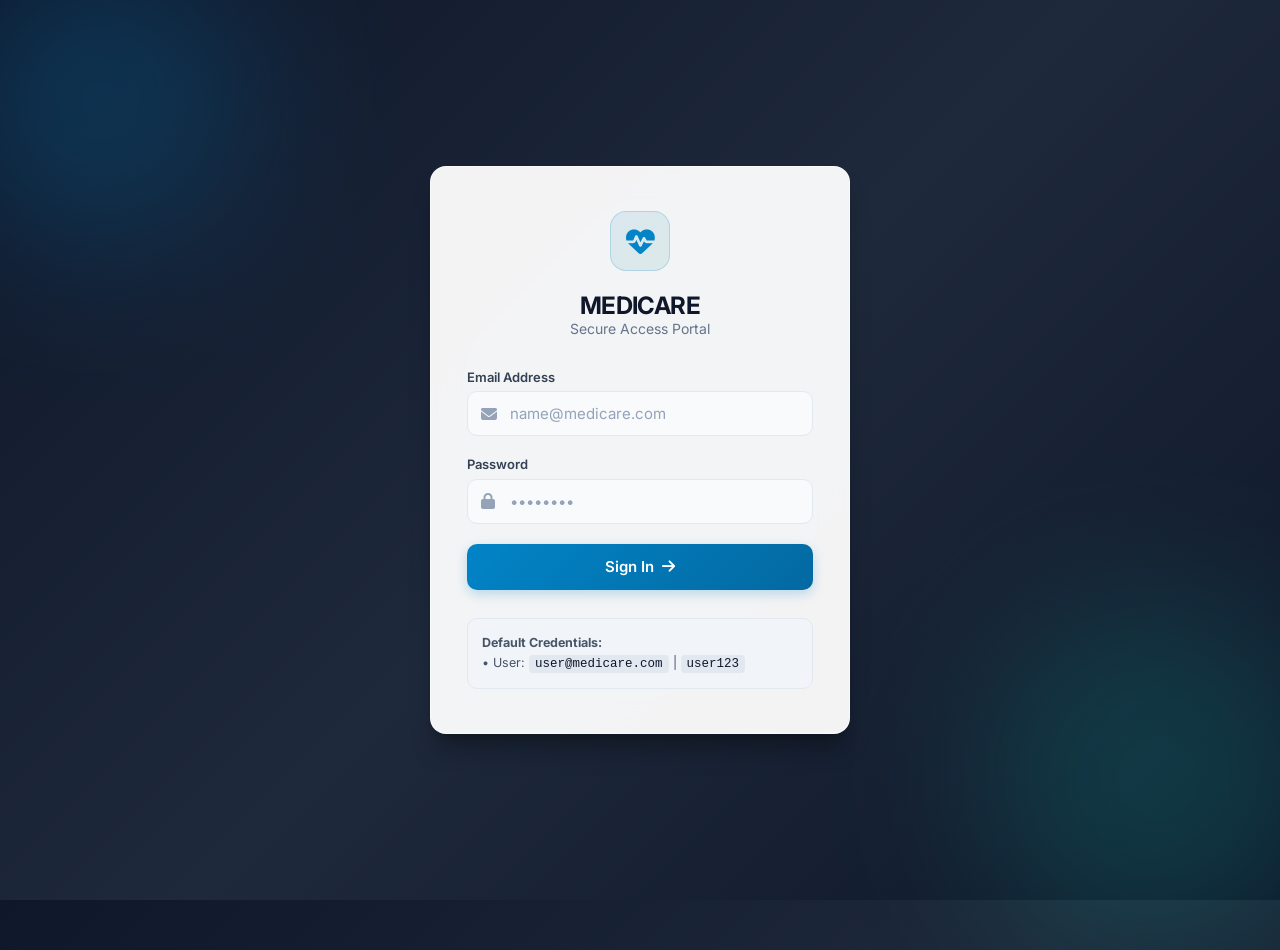
<file: index.html>
<!DOCTYPE html>
<html lang="en">
<head>
    <meta charset="UTF-8">
    <meta name="viewport" content="width=device-width, initial-scale=1.0">
    <title>Medicare Portal - Login</title>
    <!-- Google Font & FontAwesome Icons -->
    <link rel="stylesheet" href="https://fonts.googleapis.com/css2?family=Inter:wght@300;400;500;600;700&display=swap">
    <link rel="stylesheet" href="https://cdnjs.cloudflare.com/ajax/libs/font-awesome/6.4.0/css/all.min.css">
    
    <style>
        :root {
            --primary: #0284c7;
            --primary-hover: #0369a1;
            --accent: #06b6d4;
            --bg-gradient: linear-gradient(135deg, #0f172a 0%, #1e293b 50%, #0f172a 100%);
            --card-bg: rgba(255, 255, 255, 0.95);
            --text-main: #0f172a;
            --text-muted: #64748b;
            --border-color: #e2e8f0;
            --radius: 16px;
            --shadow: 0 20px 25px -5px rgba(0, 0, 0, 0.3), 0 8px 10px -6px rgba(0, 0, 0, 0.2);
        }

        * {
            margin: 0;
            padding: 0;
            box-sizing: border-box;
            font-family: 'Inter', -apple-system, BlinkMacSystemFont, sans-serif;
        }

        body {
            background: var(--bg-gradient);
            min-height: 100vh;
            display: flex;
            align-items: center;
            justify-content: center;
            padding: 1.5rem;
            position: relative;
            overflow: hidden;
        }

        /* Glowing Background Accents */
        body::before, body::after {
            content: '';
            position: absolute;
            border-radius: 50%;
            filter: blur(80px);
            z-index: 1;
            opacity: 0.25;
        }

        body::before {
            width: 300px;
            height: 300px;
            background: #0284c7;
            top: -50px;
            left: -50px;
        }

        body::after {
            width: 350px;
            height: 350px;
            background: #0d9488;
            bottom: -50px;
            right: -50px;
        }

        /* Login Card Container */
        .login-card {
            background: var(--card-bg);
            backdrop-filter: blur(16px);
            -webkit-backdrop-filter: blur(16px);
            border: 1px solid rgba(255, 255, 255, 0.6);
            border-radius: var(--radius);
            padding: 2.75rem 2.25rem;
            width: 100%;
            max-width: 420px;
            box-shadow: var(--shadow);
            z-index: 2;
            animation: fadeInScale 0.6s cubic-bezier(0.16, 1, 0.3, 1);
        }

        @keyframes fadeInScale {
            from {
                opacity: 0;
                transform: scale(0.95) translateY(10px);
            }
            to {
                opacity: 1;
                transform: scale(1) translateY(0);
            }
        }

        /* Logo & Branding */
        .logo-container {
            width: 60px;
            height: 60px;
            background: linear-gradient(135deg, rgba(2, 132, 199, 0.1) 0%, rgba(13, 148, 136, 0.1) 100%);
            border-radius: 16px;
            display: flex;
            align-items: center;
            justify-content: center;
            margin: 0 auto 1.25rem auto;
            border: 1px solid rgba(2, 132, 199, 0.2);
        }

        .heart-logo {
            font-size: 1.8rem;
            color: var(--primary);
            animation: smoothPulse 2s infinite ease-in-out;
        }

        @keyframes smoothPulse {
            0%, 100% { transform: scale(1); opacity: 1; }
            50% { transform: scale(1.1); opacity: 0.85; }
        }

        .brand-title {
            color: var(--text-main);
            font-size: 1.5rem;
            font-weight: 700;
            text-align: center;
            letter-spacing: -0.025em;
        }

        .brand-subtitle {
            color: var(--text-muted);
            font-size: 0.875rem;
            text-align: center;
            margin-bottom: 2rem;
        }

        /* Form Inputs */
        .form-group {
            margin-bottom: 1.25rem;
        }

        .form-group label {
            display: block;
            font-size: 0.8125rem;
            font-weight: 600;
            color: #334155;
            margin-bottom: 0.4rem;
        }

        .input-wrapper {
            position: relative;
            display: flex;
            align-items: center;
        }

        .input-wrapper i {
            position: absolute;
            left: 14px;
            color: #94a3b8;
            font-size: 1rem;
            transition: color 0.2s ease;
        }

        .form-group input {
            width: 100%;
            padding: 0.75rem 1rem 0.75rem 2.6rem;
            font-size: 0.9375rem;
            color: var(--text-main);
            background: #f8fafc;
            border: 1.5px solid var(--border-color);
            border-radius: 10px;
            outline: none;
            transition: all 0.2s ease-in-out;
        }

        .form-group input::placeholder {
            color: #94a3b8;
        }

        .form-group input:focus {
            background: #ffffff;
            border-color: var(--primary);
            box-shadow: 0 0 0 4px rgba(2, 132, 199, 0.12);
        }

        /* Submit Button */
        .login-btn {
            width: 100%;
            padding: 0.85rem;
            margin-top: 0.75rem;
            background: linear-gradient(135deg, var(--primary) 0%, #0369a1 100%);
            color: #ffffff;
            border: none;
            border-radius: 10px;
            font-size: 0.9375rem;
            font-weight: 600;
            cursor: pointer;
            display: flex;
            align-items: center;
            justify-content: center;
            gap: 8px;
            box-shadow: 0 4px 12px rgba(2, 132, 199, 0.25);
            transition: all 0.2s ease-in-out;
        }

        .login-btn:hover {
            background: linear-gradient(135deg, #0369a1 0%, #075985 100%);
            box-shadow: 0 6px 16px rgba(2, 132, 199, 0.35);
            transform: translateY(-1px);
        }

        .login-btn:active {
            transform: translateY(0);
        }

        /* Error Alert Box */
        .error-msg {
            background: #fef2f2;
            border: 1px solid #fecaca;
            color: #dc2626;
            padding: 0.75rem;
            border-radius: 8px;
            font-size: 0.8125rem;
            font-weight: 500;
            margin-bottom: 1.25rem;
            display: none;
            text-align: left;
        }

        /* Credentials Info */
        .credentials-info {
            margin-top: 1.75rem;
            padding: 0.875rem;
            background: #f1f5f9;
            border-radius: 10px;
            border: 1px solid #e2e8f0;
            font-size: 0.78125rem;
            color: #475569;
            text-align: left;
            line-height: 1.6;
        }

        .credentials-info code {
            font-family: monospace;
            background: #e2e8f0;
            padding: 2px 6px;
            border-radius: 4px;
            color: #0f172a;
        }
    </style>
</head>
<body>

    <div class="login-card">
        <div class="logo-container">
            <i class="fas fa-heart-pulse heart-logo"></i>
        </div>

        <h2 class="brand-title">MEDICARE</h2>
        <p class="brand-subtitle">Secure Access Portal</p>

        <div id="errorMsg" class="error-msg"></div>

        <form id="loginForm">
            <div class="form-group">
                <label for="email">Email Address</label>
                <div class="input-wrapper">
                    <i class="fas fa-envelope"></i>
                    <input type="email" id="email" placeholder="name@medicare.com" required autocomplete="off">
                </div>
            </div>

            <div class="form-group">
                <label for="password">Password</label>
                <div class="input-wrapper">
                    <i class="fas fa-lock"></i>
                    <input type="password" id="password" placeholder="••••••••" required>
                </div>
            </div>

            <button type="submit" class="login-btn">
                <span>Sign In</span>
                <i class="fas fa-arrow-right"></i>
            </button>
        </form>
        <div class="credentials-info">
            <strong>Default Credentials:</strong><br>
            • User: <code>user@medicare.com</code> | <code>user123</code>
        </div>
    </div>

    <script>
        document.getElementById('loginForm').addEventListener('submit', async function(e) {
            e.preventDefault();

            const email = document.getElementById('email').value;
            const password = document.getElementById('password').value;
            const errorMsg = document.getElementById('errorMsg');

            errorMsg.style.display = 'none';

            try {
                // Backend API call
                const response = await fetch('http://localhost:5000/api/login', {
                    method: 'POST',
                    headers: { 'Content-Type': 'application/json' },
                    body: JSON.stringify({ email, password })
                });

                const data = await response.json();

                if (!response.ok) {
                    throw new Error(data.error || 'Login failed');
                }

                // Save user details
                localStorage.setItem('token', data.token);
                localStorage.setItem('userRole', data.role);
                localStorage.setItem('userEmail', data.email);

                // Safe Redirects based on role
                if (data.role === 'admin') {
                    window.location.href = 'Admin page.html';
                } else {
                    window.location.href = 'home.html';
                }

            } catch (err) {
                // If backend is not available on live Vercel deployment, redirect to home.html as fallback
                console.warn("Backend not reached, navigating to home page:", err);
                window.location.href = 'home.html';
            }
        });
    </script>
</body>
</html>
</file>
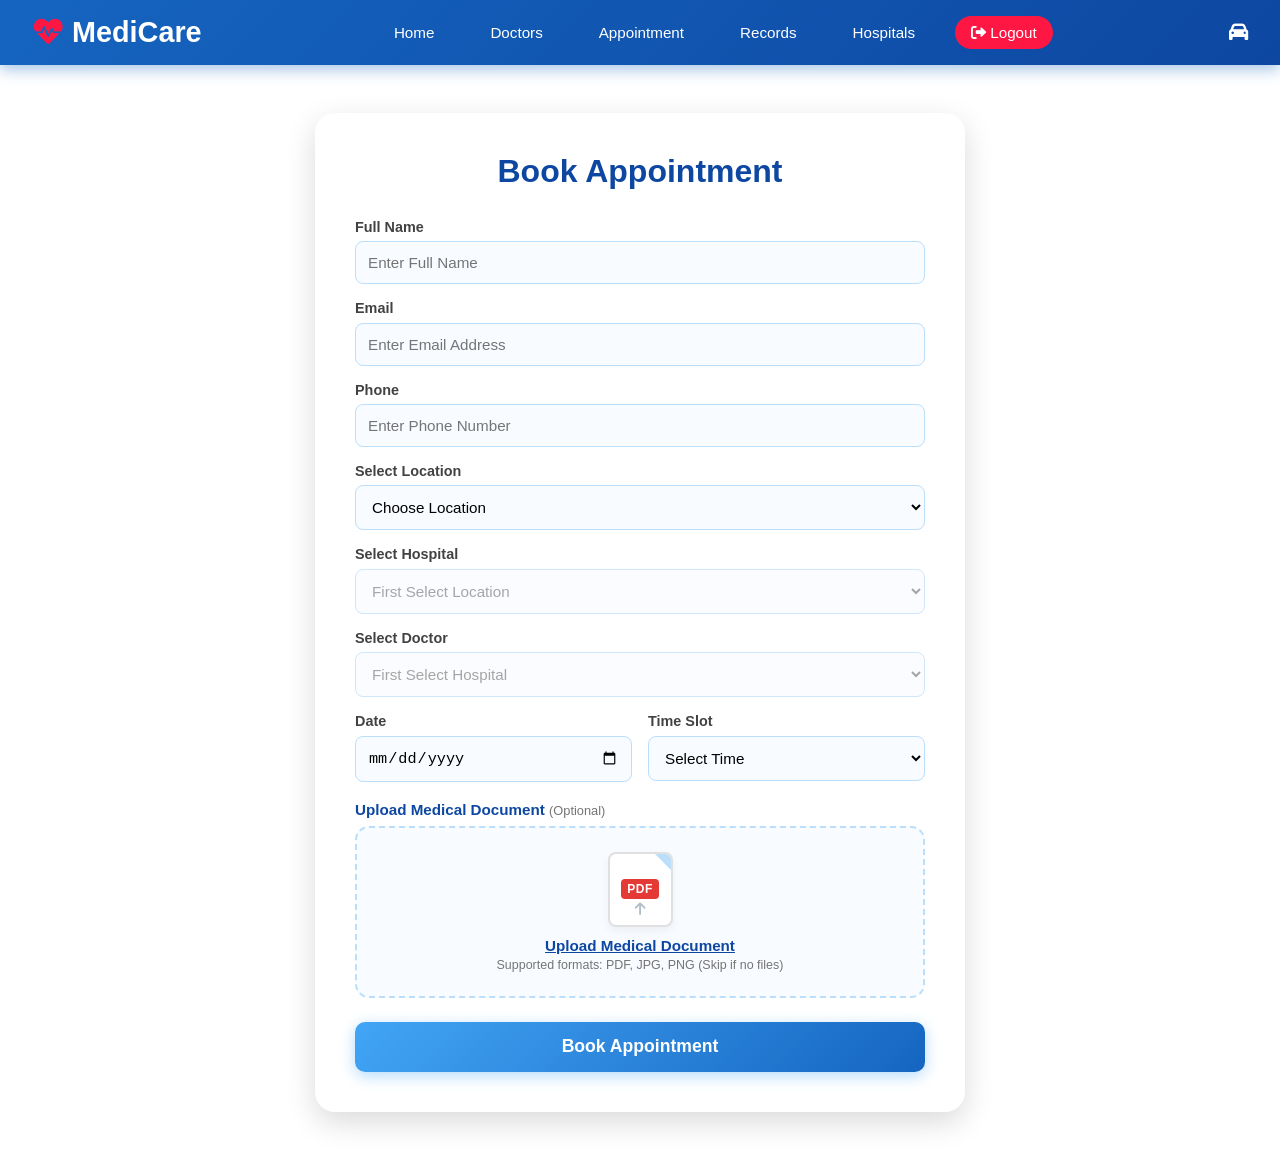
<file: appointment.html>
<!DOCTYPE html>
<html lang="en">
<head>
    <meta charset="UTF-8" />
    <meta name="viewport" content="width=device-width, initial-scale=1.0" />
    <title>Book Appointment - MediCare</title>

    <!-- Font Awesome Icons -->
    <link rel="stylesheet" href="https://cdnjs.cloudflare.com/ajax/libs/font-awesome/6.0.0-beta3/css/all.min.css" />

    <!-- CSS Path -->
    <link rel="stylesheet" href="css/style.css" />
</head>
<body class="home-page">

    <header>
        <div class="logo">
            <i class="fas fa-heartbeat"></i> MediCare
        </div>
       <nav>
            <a href="home.html">Home</a>
            <a href="doctor.html">Doctors</a>
            <a href="appointment.html">Appointment</a>
            <a href="records.html">Records</a>
            <a href="hospitals.html">Hospitals</a>
            <a href="index.html" class="logout-btn"><i class="fas fa-sign-out-alt"></i> Logout</a>
    </nav>
        <div class="nav-icons">
            <a href="ambulance.html">
                <i class="fas fa-car" title="Ambulance"></i>
            </a>
        </div>
    </header>

    <section class="features-section" style="padding-top: 3rem;">
        <div style="max-width: 650px; margin: 0 auto; background: #ffffff; padding: 2.5rem; border-radius: 20px; box-shadow: 0 10px 30px rgba(0,0,0,0.15);">
            
            <h2 style="text-align: center; color: #0d47a1; margin-bottom: 1.8rem; font-size: 2rem;">Book Appointment</h2>
            
            <form id="appointmentForm">
                <div style="margin-bottom: 1rem;">
                    <label style="display:block; margin-bottom: 0.4rem; font-weight: 600; color: #424242; font-size: 0.9rem;">Full Name</label>
                    <input type="text" id="fullName" placeholder="Enter Full Name" required style="width: 100%; padding: 12px; border-radius: 8px; border: 1px solid #bbdefb; font-size: 0.95rem; outline: none; background: #f8fbff;">
                </div>

                <div style="margin-bottom: 1rem;">
                    <label style="display:block; margin-bottom: 0.4rem; font-weight: 600; color: #424242; font-size: 0.9rem;">Email</label>
                    <input type="email" id="email" placeholder="Enter Email Address" required style="width: 100%; padding: 12px; border-radius: 8px; border: 1px solid #bbdefb; font-size: 0.95rem; outline: none; background: #f8fbff;">
                </div>

                <div style="margin-bottom: 1rem;">
                    <label style="display:block; margin-bottom: 0.4rem; font-weight: 600; color: #424242; font-size: 0.9rem;">Phone</label>
                    <input type="tel" id="phone" placeholder="Enter Phone Number" required style="width: 100%; padding: 12px; border-radius: 8px; border: 1px solid #bbdefb; font-size: 0.95rem; outline: none; background: #f8fbff;">
                </div>

                <!-- Step 1: Select Location -->
                <div style="margin-bottom: 1rem;">
                    <label style="display:block; margin-bottom: 0.4rem; font-weight: 600; color: #424242; font-size: 0.9rem;">Select Location</label>
                    <select id="locationSelect" required style="width: 100%; padding: 12px; border-radius: 8px; border: 1px solid #bbdefb; font-size: 0.95rem; outline: none; background: #f8fbff;">
                        <option value="">Choose Location</option>
                        <option value="Mumbai">Mumbai</option>
                        <option value="Pune">Pune</option>
                        <option value="Delhi">Delhi</option>
                        <option value="Chhatrapati Sambhajinagar (Aurangabad)">Chhatrapati Sambhajinagar (Aurangabad)</option>
                        <option value="Nagpur">Nagpur</option>
                        <option value="Nashik">Nashik</option>
                        <option value="Jalna">Jalna</option>
                        <option value="Kolhapur">Kolhapur</option>
                        <option value="Solapur">Solapur</option>
                        <option value="Amravati">Amravati</option>
                        <option value="Nanded">Nanded</option>
                        <option value="Jalgaon">Jalgaon</option>
                        <option value="Latur">Latur</option>
                        <option value="Sangli">Sangli</option>
                        <option value="Satara">Satara</option>
                        <option value="Ahmednagar">Ahmednagar</option>
                        <option value="Akola">Akola</option>
                        <option value="Chandrapur">Chandrapur</option>
                        <option value="Beed">Beed</option>
                        <option value="Parbhani">Parbhani</option>
                    </select>
                </div>

                <!-- Step 2: Select Hospital -->
                <div style="margin-bottom: 1rem;">
                    <label style="display:block; margin-bottom: 0.4rem; font-weight: 600; color: #424242; font-size: 0.9rem;">Select Hospital</label>
                    <select id="hospitalSelect" disabled required style="width: 100%; padding: 12px; border-radius: 8px; border: 1px solid #bbdefb; font-size: 0.95rem; outline: none; background: #f8fbff;">
                        <option value="">First Select Location</option>
                    </select>
                </div>

                <!-- Step 3: Select Doctor -->
                <div style="margin-bottom: 1rem;">
                    <label style="display:block; margin-bottom: 0.4rem; font-weight: 600; color: #424242; font-size: 0.9rem;">Select Doctor</label>
                    <select id="doctorSelect" disabled required style="width: 100%; padding: 12px; border-radius: 8px; border: 1px solid #bbdefb; font-size: 0.95rem; outline: none; background: #f8fbff;">
                        <option value="">First Select Hospital</option>
                    </select>
                </div>

                <div style="display: flex; gap: 1rem; margin-bottom: 1.2rem; flex-wrap: wrap;">
                    <div style="flex: 1; min-width: 200px;">
                        <label style="display:block; margin-bottom: 0.4rem; font-weight: 600; color: #424242; font-size: 0.9rem;">Date</label>
                        <input type="date" id="bookingDate" required style="width: 100%; padding: 12px; border-radius: 8px; border: 1px solid #bbdefb; font-size: 0.95rem; outline: none; background: #f8fbff;">
                    </div>
                    <div style="flex: 1; min-width: 200px;">
                        <label style="display:block; margin-bottom: 0.4rem; font-weight: 600; color: #424242; font-size: 0.9rem;">Time Slot</label>
                        <select id="bookingTime" required style="width: 100%; padding: 12px; border-radius: 8px; border: 1px solid #bbdefb; font-size: 0.95rem; outline: none; background: #f8fbff;">
                            <option value="">Select Time</option>
                            <option value="10:00 AM - 12:00 PM">10:00 AM - 12:00 PM</option>
                            <option value="02:00 PM - 04:00 PM">02:00 PM - 04:00 PM</option>
                            <option value="06:00 PM - 08:00 PM">06:00 PM - 08:00 PM</option>
                        </select>
                    </div>
                </div>

                <!-- PROFESSIONAL UPLOAD BOX WITH UPDATED TEXT -->
                <div style="margin-bottom: 1.5rem;">
                    <label style="display:block; margin-bottom: 0.5rem; font-weight: 600; color: #0d47a1; font-size: 0.95rem;">
                        Upload Medical Document <span style="font-weight: 400; color: #757575; font-size: 0.8rem;">(Optional)</span>
                    </label>
                    
                    <div id="dropZone" style="border: 2px dashed #bbdefb; background: #f8fbff; border-radius: 14px; padding: 1.5rem 1rem; text-align: center; position: relative; cursor: pointer; transition: all 0.3s ease;">
                        
                        <!-- Invisible Native Input over entire Box -->
                        <input type="file" id="medicalFile" accept=".pdf, image/*" style="position: absolute; top: 0; left: 0; width: 100%; height: 100%; opacity: 0; cursor: pointer; z-index: 2;">
                        
                        <!-- Default Upload UI -->
                        <div id="uploadUI">
                            <!-- Custom PDF Graphic Icon -->
                            <div style="width: 65px; height: 75px; background: #ffffff; border-radius: 8px; border: 2px solid #e0e0e0; margin: 0 auto 10px auto; position: relative; box-shadow: 0 4px 10px rgba(0,0,0,0.05); display: flex; align-items: center; justify-content: center; overflow: hidden;">
                                <div style="position: absolute; top: 0; right: 0; width: 0; height: 0; border-top: 16px solid #bbdefb; border-left: 16px solid transparent;"></div>
                                <div style="background: #e53935; color: #ffffff; font-weight: 800; font-size: 0.75rem; padding: 3px 6px; border-radius: 4px; letter-spacing: 0.5px; position: relative; z-index: 1;">PDF</div>
                                <i class="fas fa-arrow-up" style="position: absolute; bottom: 8px; color: #b0bec5; font-size: 0.9rem;"></i>
                            </div>
                            
                            <p style="margin: 0; font-size: 0.95rem; font-weight: 600; color: #0d47a1;">
                                <span style="text-decoration: underline;">Upload Medical Document</span>
                            </p>
                            <p style="margin: 4px 0 0 0; font-size: 0.78rem; color: #757575;">
                                Supported formats: PDF, JPG, PNG (Skip if no files)
                            </p>
                        </div>

                        <!-- Selected File Preview Container (Hidden by default) -->
                        <div id="filePreviewUI" style="display: none; align-items: center; justify-content: center; gap: 10px; color: #2e7d32; font-weight: 600; font-size: 0.95rem;">
                            <i class="fas fa-file-pdf" style="font-size: 1.8rem; color: #e53935;"></i>
                            <span id="selectedFileName">File Name</span>
                            <i class="fas fa-check-circle" style="color: #4caf50; font-size: 1.2rem; margin-left: 5px;"></i>
                        </div>

                    </div>
                </div>

                <button type="submit" class="btn" style="width: 100%; font-size: 1.1rem; text-align: center; border-radius: 10px;">Book Appointment</button>
            </form>

        </div>
    </section>

    <!-- Booking Logic & Auto Fill Script -->
    <script>
        const dataHierarchy = {
            "Mumbai": {
                "Lilavati Hospital & Research Centre (Bandra)": ["Dr. Suresh Joshi (Cardiologist)", "Dr. Nitin Dange (Neurosurgeon)"],
                "Kokilaben Dhirubhai Ambani Hospital (Andheri)": ["Dr. Ramakanta Panda (Cardiac Surgeon)", "Dr. Mandar Nadkarni (Oncologist)"],
                "Bombay Hospital & Medical Research Centre (Marine Lines)": ["Dr. B. K. Goyal (Cardiologist)", "Dr. Hrishikesh Pai (Gynecologist)"]
            },
            "Pune": {
                "Deenanath Mangeshkar Hospital (Erandwane)": ["Dr. Dhananjay Kelkar (Onco-Surgeon)", "Dr. Mahesh Joshi (Cardiologist)"],
                "Ruby Hall Clinic (Sassoon Road)": ["Dr. Purvez Grant (Cardiologist)", "Dr. Sanjay Vora (Neurosurgeon)"],
                "Sahyadri Super Speciality Hospital (Deccan)": ["Dr. Charudutt Apte (Neurosurgeon)", "Dr. Sharan Patil (Orthopedic Surgeon)"]
            },
            "Delhi": {
                "AIIMS HospitalAIIMS (All India Institute of Medical Sciences)": ["Dr. Randeep Guleria (Pulmonologist)", "Dr. Balram Bhargava (Cardiologist)"],
                "Fortis Escorts Heart Institute (Okhla)": ["Dr. Ashok Seth (Cardiologist)", "Dr. Z. S. Meharwal (Cardiac Surgeon)"],
                "Max Super Speciality Hospital (Saket)": ["Dr. Ashok Seth (Cardiologist)", "Dr. Z. S. Meharwal (Cardiac Surgeon)"]
            },
            "Chhatrapati Sambhajinagar (Aurangabad)": {
                "MGM Medical College & Hospital": ["Dr. Pravin Suryawanshi (General/Lap. Surgeon)", "Dr. Anand Nikalje (Nephrologist)"],
                "Kamalnayan Bajaj Hospital": ["Dr. Prashant Rahate (Neurosurgeon)", "Dr. Milind Vaishnav (Cardiologist)"],
                "Medicover Hospitals": ["Dr. Abhay Mahajan (Gastroenterologist)", "Dr. Sachin Sonawane (Orthopedic Surgeon)"]
            },
            "Nagpur": {
                "Kingsway Hospitals": ["Dr. Prakash Khetan (Nephrologist)", "Dr. Rajan Barokar (Critical Care Specialist)"],
                "Alexis Multispecialty Hospital": ["Dr. Amol Kokas (General Physician)", "Dr. Shivam Puniyani (Cardiologist)"],
                "CIIMS Hospital (Central India Institute of Medical Sciences)": ["Dr. Lokendra Singh (Neurosurgeon)", "Dr. Neeraj Baheti (Neurologist)"]
            },
            "Nashik": {
                "Sahyadri Super Speciality Hospital": ["Dr. Manoj Chopda (Cardiologist)", "Dr. Dnyaneshwar Bhamare (Orthopedic)"],
                "Six Sigma Medicare & Research Ltd": ["Dr. A. M. Roy (Cardiologist)", "Dr. Abhay Kharat (Gastroenterologist)"],
                "Apollo Hospitals (Panchavati)": ["Dr. Devendra Patil (General Surgeon)", "Dr. Suchit Saria (Urologist)"]
            },
            "Jalna": {
                "Deepak Hospital": ["Dr. Deepak Sakhare (Physician)", "Dr. Anant Sakhare (Surgeon)"],
                "MGM Hospital & Research Centre": ["Dr. Rahul Patil (Pediatrician)", "Dr. Sanjay Deshmukh (Gynecologist)"],
                "Sananjeet Hospital": ["Dr. S. K. Sharma (Orthopedic)", "Dr. P. R. Joshi (General Physician)"]
            },
            "Kolhapur": {
                "Apple Saraswati Multispecialty Hospital": ["Dr. Sandeep Patil (Cardiologist)", "Dr. Rajesh Powar (Plastic Surgeon)"],
                "Aster Aadhar Hospital": ["Dr. Ulhas Mali (Orthopedic Surgeon)", "Dr. Prasad Raje (Gastroenterologist)"],
                "D. Y. Patil Hospital & Research Centre": ["Dr. Shimpa Sharma (Physician)", "Dr. Vasundhara Ghorpade (Gynecologist)"]
            },
            "Solapur": {
                "Ashwini Sahakari Rujnalaya": ["Dr. Gurunath Parale (Cardiologist)", "Dr. P. M. Doshi (Neurosurgeon)"],
                "Yashodhara Super Speciality Hospital": ["Dr. Vikram Doshi (Gastroenterologist)", "Dr. Abhijeet Katikar (Orthopedic)"],
                "Markandey Solapur Sahakari Rujnalaya": ["Dr. Shrinivas Vatsavayi (Nephrologist)", "Dr. A. S. Patil (General Surgeon)"]
            },
            "Amravati": {
                "Hi-Tech Hospital": ["Dr. Pankaj Rathi (Cardiologist)", "Dr. Sandeep Kadu (Orthopedic)"],
                "Dr. Punjabrao Deshmukh Hospital": ["Dr. Anil Solanke (General Physician)", "Dr. Archana Deshmukh (Gynecologist)"],
                "Rathi Hospital": ["Dr. Nilesh Rathi (Gastroenterologist)", "Dr. Swati Rathi (Pediatrician)"]
            },
            "Nanded": {
                "Lotus Hospital": ["Dr. S. K. Kadam (Cardiologist)", "Dr. Rameshwar Naik (Neurosurgeon)"],
                "Government Medical College & Hospital (GMCH)": ["Dr. Sudhir Deshmukh (Physician)", "Dr. Meena Patil (Gynecologist)"],
                "Pawar Hospital": ["Dr. Vijay Pawar (Orthopedic)", "Dr. Anjali Pawar (Pediatrician)"]
            },
            "Jalgaon": {
                "Orchid Multispeciality Hospital": ["Dr. Bhushan Patil (Cardiologist)", "Dr. Nilesh Chaudhari (Neurosurgeon)"],
                "Gajre Hospital": ["Dr. Abhay Gajre (Orthopedic)", "Dr. Suhas Gajre (General Surgeon)"],
                "Godavari Medical College & Hospital": ["Dr. Prashant Solanke (Physician)", "Dr. Kavita Sharma (Gynecologist)"]
            },
            "Latur": {
                "Vivekanand Hospital": ["Dr. B. B. Thombre (General Surgeon)", "Dr. Sachin Deshmukh (Physician)"],
                "MIMSR Medical College & Yashwantrao Chavan Hospital": ["Dr. N. P. Jamadar (Pediatrician)", "Dr. Sarita Mantri (Gynecologist)"],
                "Alfa Super Speciality Hospital": ["Dr. Ashish Patil (Cardiologist)", "Dr. Rahul Zawar (Nephrologist)"]
            },
            "Sangli": {
                "Wanless Hospital (Miraj)": ["Dr. Nathaniel Sane (General Surgeon)", "Dr. Philip Thomas (Cardiologist)"],
                "Bharati Hospital & Medical College": ["Dr. Shahaji Deshmukh (Physician)", "Dr. Sujata Patil (Gynecologist)"],
                "Seva Hospital": ["Dr. Milind Kulkarni (Orthopedic)", "Dr. Priya Kulkarni (Pediatrician)"]
            },
            "Satara": {
                "Pratibha Hospital": ["Dr. Mandar Sabnis (General Surgeon)", "Dr. Neha Sabnis (Gynecologist)"],
                "Geetanjali Hospital": ["Dr. Rajendra Mane (Orthopedic)", "Dr. Smita Mane (Physician)"],
                "Sanjivani Hospital": ["Dr. Vikram Shinde (Cardiologist)", "Dr. Aarti Shinde (Pediatrician)"]
            },
            "Ahmednagar": {
                "Maxcare Hospital": ["Dr. Vinod Kasliwal (Cardiologist)", "Dr. Sachin Vahadane (Neurosurgeon)"],
                "Anand Rishiji Hospital & Research Centre": ["Dr. Prakash Kankariya (Ophthalmologist)", "Dr. Sanjay Mutha (General Surgeon)"],
                "Noble Hospital": ["Dr. Chetan Khare (Orthopedic)", "Dr. Rupali Khare (Gynecologist)"]
            },
            "Akola": {
                "Icon Hospital": ["Dr. Rajesh Rathi (Cardiologist)", "Dr. Sameer Agrawal (Neurologist)"],
                "Government Medical College & Hospital": ["Dr. Manoj Joshi (Physician)", "Dr. Sunita Patil (Gynecologist)"],
                "Ozone Hospital": ["Dr. Nitin Kulkarni (Orthopedic)", "Dr. Swati Kulkarni (Pediatrician)"]
            },
            "Chandrapur": {
                "Christ Hospital": ["Dr. Fr. Jose (General Physician)", "Dr. Shalini Thomas (Gynecologist)"],
                "Humanity Hospital": ["Dr. Farooq Khan (General Surgeon)", "Dr. A. K. Biswas (Orthopedic)"],
                "City Hospital": ["Dr. Sanjay Jaiswal (Cardiologist)", "Dr. Ritu Jaiswal (Pediatrician)"]
            },
            "Beed": {
                "Deepak Hospital": ["Dr. Deepak Deshmukh (Physician)", "Dr. Sunita Deshmukh (Gynecologist)"],
                "Sanjeevani Hospital": ["Dr. Radhakishan Pawar (General Surgeon)", "Dr. Amit Joshi (Orthopedic)"],
                "District Civil Hospital": ["Dr. B. R. Patil (Physician)", "Dr. S. M. Kulkarni (Pediatrician)"]
            },
            "Parbhani": {
                "Inamdar Hospital": ["Dr. S. A. Inamdar (General Surgeon)", "Dr. Ayesha Inamdar (Gynecologist)"],
                "Civil Hospital": ["Dr. K. M. More (Physician)", "Dr. R. S. Jadhav (Pediatrician)"],
                "Lotus Super Speciality Hospital": ["Dr. Vijay Patil (Cardiologist)", "Dr. Mahesh Shinde (Orthopedic)"]
            }
        };

        const locationSelect = document.getElementById("locationSelect");
        const hospitalSelect = document.getElementById("hospitalSelect");
        const doctorSelect = document.getElementById("doctorSelect");
        const appointmentForm = document.getElementById("appointmentForm");

        function populateHospitals(loc) {
            hospitalSelect.innerHTML = '<option value="">Select Hospital</option>';
            doctorSelect.innerHTML = '<option value="">First Select Hospital</option>';
            doctorSelect.disabled = true;

            if (loc && dataHierarchy[loc]) {
                hospitalSelect.disabled = false;
                Object.keys(dataHierarchy[loc]).forEach(hosp => {
                    hospitalSelect.innerHTML += `<option value="${hosp}">${hosp}</option>`;
                });
            } else {
                hospitalSelect.disabled = true;
                hospitalSelect.innerHTML = '<option value="">First Select Location</option>';
            }
        }

        function populateDoctors(loc, hosp) {
            doctorSelect.innerHTML = '<option value="">Select Doctor</option>';
            if (loc && hosp && dataHierarchy[loc][hosp]) {
                doctorSelect.disabled = false;
                dataHierarchy[loc][hosp].forEach(doc => {
                    doctorSelect.innerHTML += `<option value="${doc}">${doc}</option>`;
                });
            } else {
                doctorSelect.disabled = true;
                doctorSelect.innerHTML = '<option value="">First Select Hospital</option>';
            }
        }

        locationSelect.addEventListener("change", function () {
            populateHospitals(this.value);
        });

        hospitalSelect.addEventListener("change", function () {
            populateDoctors(locationSelect.value, this.value);
        });

        const fileInput = document.getElementById("medicalFile");
        const uploadUI = document.getElementById("uploadUI");
        const filePreviewUI = document.getElementById("filePreviewUI");
        const selectedFileName = document.getElementById("selectedFileName");
        const dropZone = document.getElementById("dropZone");

        fileInput.addEventListener("change", function () {
            if (this.files && this.files.length > 0) {
                uploadUI.style.display = "none";
                filePreviewUI.style.display = "flex";
                selectedFileName.textContent = this.files[0].name;
                dropZone.style.background = "#e8f5e9";
                dropZone.style.borderColor = "#66bb6a";
            } else {
                uploadUI.style.display = "block";
                filePreviewUI.style.display = "none";
                dropZone.style.background = "#f8fbff";
                dropZone.style.borderColor = "#bbdefb";
            }
        });

        // HANDLE BOOKING FORM SUBMISSION WITH BASE64 FILE CONVERSION
        appointmentForm.addEventListener("submit", function (e) {
            e.preventDefault();

            const file = fileInput.files[0];

            function saveBookingData(fileData, fileName) {
                const bookingData = {
                    id: Date.now(),
                    fullName: document.getElementById("fullName").value,
                    email: document.getElementById("email").value,
                    phone: document.getElementById("phone").value,
                    location: locationSelect.value,
                    hospital: hospitalSelect.value,
                    doctor: doctorSelect.value,
                    date: document.getElementById("bookingDate").value,
                    time: document.getElementById("bookingTime").value,
                    attachedFileData: fileData, // Base64 Data String
                    attachedFile: fileName,
                    status: "Upcoming"
                };

                let records = JSON.parse(localStorage.getItem("medicareRecords")) || [];
                records.push(bookingData);
                localStorage.setItem("medicareRecords", JSON.stringify(records));

                alert("Appointment Booked Successfully!");
                window.location.href = "records.html";
            }

            if (file) {
                const reader = new FileReader();
                reader.onload = function(e) {
                    saveBookingData(e.target.result, file.name);
                };
                reader.readAsDataURL(file);
            } else {
                saveBookingData(null, "No File Uploaded");
            }
        });

        document.addEventListener('DOMContentLoaded', function() {
            const urlParams = new URLSearchParams(window.location.search);
            const doctorParam = urlParams.get('doctor');
            const hospitalParam = urlParams.get('hospital');
            const locationParam = urlParams.get('location');

            if (locationParam) {
                const matchedLoc = Object.keys(dataHierarchy).find(
                    key => key.toLowerCase() === locationParam.trim().toLowerCase()
                );

                if (matchedLoc) {
                    locationSelect.value = matchedLoc;
                    populateHospitals(matchedLoc);

                    if (hospitalParam) {
                        const matchedHosp = Object.keys(dataHierarchy[matchedLoc]).find(
                            key => key.toLowerCase() === hospitalParam.trim().toLowerCase()
                        );

                        if (matchedHosp) {
                            hospitalSelect.value = matchedHosp;
                            populateDoctors(matchedLoc, matchedHosp);

                            if (doctorParam) {
                                const docList = dataHierarchy[matchedLoc][matchedHosp];
                                const matchedDoc = docList.find(
                                    doc => doc.toLowerCase().includes(doctorParam.trim().toLowerCase())
                                );

                                if (matchedDoc) {
                                    doctorSelect.value = matchedDoc;
                                }
                            }
                        }
                    }
                }
            }
        });
    </script>
</body>
</html>
</file>
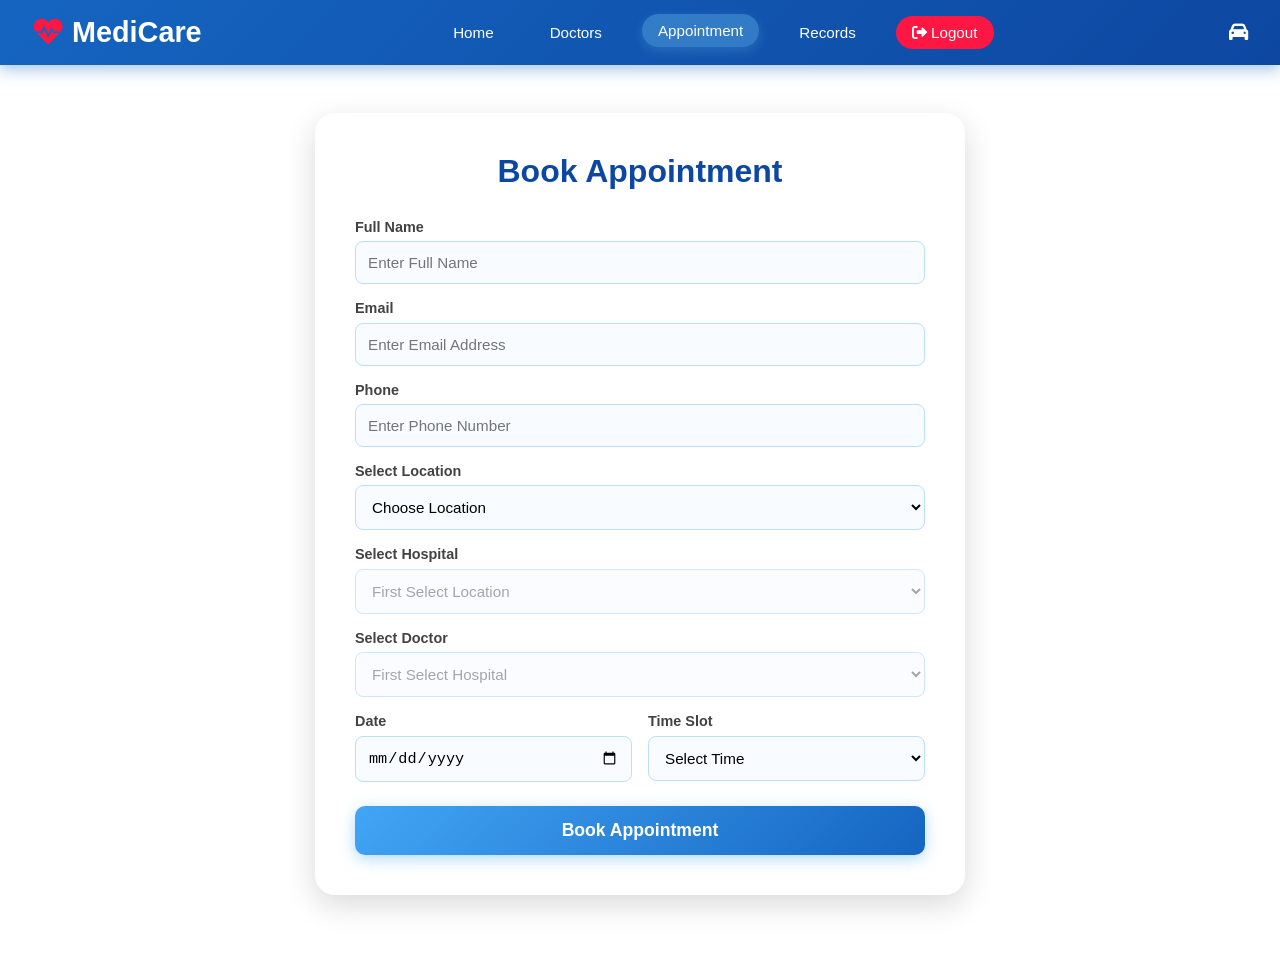
<file: boking from.html>
<!DOCTYPE html>
<html lang="en">
<head>
    <meta charset="UTF-8" />
    <meta name="viewport" content="width=device-width, initial-scale=1.0" />
    <title>Book Appointment - MediCare</title>

    <!-- Font Awesome Icons -->
    <link rel="stylesheet" href="https://cdnjs.cloudflare.com/ajax/libs/font-awesome/6.0.0-beta3/css/all.min.css" />

    <!-- CSS Path -->
    <link rel="stylesheet" href="css/style.css" />
</head>
<body class="home-page">

    <header>
        <div class="logo">
            <i class="fas fa-heartbeat"></i> MediCare
        </div>
        <nav>
            <a href="file:///D:/helatcare-project/frontend/index.html">Home</a>
            <a href="file:///D:/helatcare-project/frontend/doctor.html">Doctors</a>
            <a href="file:///D:/helatcare-project/frontend/booking.html" class="active">Appointment</a>
            <a href="file:///D:/helatcare-project/frontend/records.html">Records</a>
            <a href="file:///D:/helatcare-project/frontend/login.html" class="logout-btn"><i class="fas fa-sign-out-alt"></i> Logout</a>
        </nav>
        <div class="nav-icons">
            <a href="file:///D:/helatcare-project/frontend/ambulance.html">
                <i class="fas fa-car" title="Ambulance"></i>
            </a>
        </div>
    </header>

    <section class="features-section" style="padding-top: 3rem;">
        <div style="max-width: 650px; margin: 0 auto; background: #ffffff; padding: 2.5rem; border-radius: 20px; box-shadow: 0 10px 30px rgba(0,0,0,0.15);">
            
            <h2 style="text-align: center; color: #0d47a1; margin-bottom: 1.8rem; font-size: 2rem;">Book Appointment</h2>
            
            <form id="appointmentForm">
                <div style="margin-bottom: 1rem;">
                    <label style="display:block; margin-bottom: 0.4rem; font-weight: 600; color: #424242; font-size: 0.9rem;">Full Name</label>
                    <input type="text" id="fullName" placeholder="Enter Full Name" required style="width: 100%; padding: 12px; border-radius: 8px; border: 1px solid #bbdefb; font-size: 0.95rem; outline: none; background: #f8fbff;">
                </div>

                <div style="margin-bottom: 1rem;">
                    <label style="display:block; margin-bottom: 0.4rem; font-weight: 600; color: #424242; font-size: 0.9rem;">Email</label>
                    <input type="email" id="email" placeholder="Enter Email Address" required style="width: 100%; padding: 12px; border-radius: 8px; border: 1px solid #bbdefb; font-size: 0.95rem; outline: none; background: #f8fbff;">
                </div>

                <div style="margin-bottom: 1rem;">
                    <label style="display:block; margin-bottom: 0.4rem; font-weight: 600; color: #424242; font-size: 0.9rem;">Phone</label>
                    <input type="tel" id="phone" placeholder="Enter Phone Number" required style="width: 100%; padding: 12px; border-radius: 8px; border: 1px solid #bbdefb; font-size: 0.95rem; outline: none; background: #f8fbff;">
                </div>

                <!-- Step 1: Select Location -->
                <div style="margin-bottom: 1rem;">
                    <label style="display:block; margin-bottom: 0.4rem; font-weight: 600; color: #424242; font-size: 0.9rem;">Select Location</label>
                    <select id="locationSelect" required style="width: 100%; padding: 12px; border-radius: 8px; border: 1px solid #bbdefb; font-size: 0.95rem; outline: none; background: #f8fbff;">
                        <option value="">Choose Location</option>
                        <option value="Mumbai">Mumbai</option>
                        <option value="Pune">Pune</option>
                        <option value="Delhi">Delhi</option>
                        <option value="Chh.Sambhjinager">Chh.Sambhjinager</option>
                    </select>
                </div>

                <!-- Step 2: Select Hospital -->
                <div style="margin-bottom: 1rem;">
                    <label style="display:block; margin-bottom: 0.4rem; font-weight: 600; color: #424242; font-size: 0.9rem;">Select Hospital</label>
                    <select id="hospitalSelect" disabled required style="width: 100%; padding: 12px; border-radius: 8px; border: 1px solid #bbdefb; font-size: 0.95rem; outline: none; background: #f8fbff;">
                        <option value="">First Select Location</option>
                    </select>
                </div>

                <!-- Step 3: Select Doctor -->
                <div style="margin-bottom: 1rem;">
                    <label style="display:block; margin-bottom: 0.4rem; font-weight: 600; color: #424242; font-size: 0.9rem;">Select Doctor</label>
                    <select id="doctorSelect" disabled required style="width: 100%; padding: 12px; border-radius: 8px; border: 1px solid #bbdefb; font-size: 0.95rem; outline: none; background: #f8fbff;">
                        <option value="">First Select Hospital</option>
                    </select>
                </div>

                <div style="display: flex; gap: 1rem; margin-bottom: 1.5rem; flex-wrap: wrap;">
                    <div style="flex: 1; min-width: 200px;">
                        <label style="display:block; margin-bottom: 0.4rem; font-weight: 600; color: #424242; font-size: 0.9rem;">Date</label>
                        <input type="date" id="bookingDate" required style="width: 100%; padding: 12px; border-radius: 8px; border: 1px solid #bbdefb; font-size: 0.95rem; outline: none; background: #f8fbff;">
                    </div>
                    <div style="flex: 1; min-width: 200px;">
                        <label style="display:block; margin-bottom: 0.4rem; font-weight: 600; color: #424242; font-size: 0.9rem;">Time Slot</label>
                        <select id="bookingTime" required style="width: 100%; padding: 12px; border-radius: 8px; border: 1px solid #bbdefb; font-size: 0.95rem; outline: none; background: #f8fbff;">
                            <option value="">Select Time</option>
                            <option value="10:00 AM - 12:00 PM">10:00 AM - 12:00 PM</option>
                            <option value="02:00 PM - 04:00 PM">02:00 PM - 04:00 PM</option>
                            <option value="06:00 PM - 08:00 PM">06:00 PM - 08:00 PM</option>
                        </select>
                    </div>
                </div>

                <button type="submit" class="btn" style="width: 100%; font-size: 1.1rem; text-align: center; border-radius: 10px;">Book Appointment</button>
            </form>

        </div>
    </section>

    <!-- Booking Logic & Auto Fill Script -->
    <script>
        // Location -> Hospital -> Doctor Data Hierarchy
        const dataHierarchy = {
            "Mumbai": {
                "Lilavati Hospital": ["Dr. Amit Sharma (Cardiology)", "Dr. Priya Patel (Dentist)"],
                "Kokilaben Hospital": ["Dr. Rahul Verma (Neurology)", "Dr. Neha Singh (Pediatrics)"]
            },
            "Pune": {
                "Ruby Hall Clinic": ["Dr. Arjun Mehta (Orthopedic)", "Dr. Sneha Joshi (Gynecology)"],
                "Sahyadri Hospital": ["Dr. Amit Sharma (Cardiology)", "Dr. Rahul Verma (Neurology)"]
            },
            "Delhi": {
                "AIIMS Hospital": ["Dr. Priya Patel (Dentist)", "Dr. Neha Singh (Pediatrics)"],
                "Max Healthcare": ["Dr. Arjun Mehta (Orthopedic)", "Dr. Sneha Joshi (Gynecology)"]
            }
        };

        const locationSelect = document.getElementById("locationSelect");
        const hospitalSelect = document.getElementById("hospitalSelect");
        const doctorSelect = document.getElementById("doctorSelect");
        const appointmentForm = document.getElementById("appointmentForm");

        // Helper Function: Populate Hospitals based on Location
        function populateHospitals(loc) {
            hospitalSelect.innerHTML = '<option value="">Select Hospital</option>';
            doctorSelect.innerHTML = '<option value="">First Select Hospital</option>';
            doctorSelect.disabled = true;

            if (loc && dataHierarchy[loc]) {
                hospitalSelect.disabled = false;
                Object.keys(dataHierarchy[loc]).forEach(hosp => {
                    hospitalSelect.innerHTML += `<option value="${hosp}">${hosp}</option>`;
                });
            } else {
                hospitalSelect.disabled = true;
                hospitalSelect.innerHTML = '<option value="">First Select Location</option>';
            }
        }

        // Helper Function: Populate Doctors based on Hospital
        function populateDoctors(loc, hosp) {
            doctorSelect.innerHTML = '<option value="">Select Doctor</option>';
            if (loc && hosp && dataHierarchy[loc][hosp]) {
                doctorSelect.disabled = false;
                dataHierarchy[loc][hosp].forEach(doc => {
                    doctorSelect.innerHTML += `<option value="${doc}">${doc}</option>`;
                });
            } else {
                doctorSelect.disabled = true;
                doctorSelect.innerHTML = '<option value="">First Select Hospital</option>';
            }
        }

        // Step 1: Location Change Event
        locationSelect.addEventListener("change", function () {
            populateHospitals(this.value);
        });

        // Step 2: Hospital Change Event
        hospitalSelect.addEventListener("change", function () {
            populateDoctors(locationSelect.value, this.value);
        });

        // Step 3: Handle Booking Form Submission
        appointmentForm.addEventListener("submit", function (e) {
            e.preventDefault();

            const bookingData = {
                fullName: document.getElementById("fullName").value,
                email: document.getElementById("email").value,
                phone: document.getElementById("phone").value,
                location: locationSelect.value,
                hospital: hospitalSelect.value,
                doctor: doctorSelect.value,
                date: document.getElementById("bookingDate").value,
                time: document.getElementById("bookingTime").value,
                status: "Upcoming"
            };

            // Get existing records or initialize new array
            let records = JSON.parse(localStorage.getItem("medicareRecords")) || [];
            records.push(bookingData);
            
            // Save to LocalStorage
            localStorage.setItem("medicareRecords", JSON.stringify(records));

            alert("Appointment Booked Successfully!");
            window.location.href = "records.html"; // Redirect to Records Page
        });

        // AUTO FILL FUNCTIONALITY FROM URL PARAMETERS
        document.addEventListener('DOMContentLoaded', function() {
            const urlParams = new URLSearchParams(window.location.search);
            const doctorParam = urlParams.get('doctor');
            const hospitalParam = urlParams.get('hospital');
            const locationParam = urlParams.get('location');

            if (locationParam) {
                // Find matching location (Case-insensitive)
                const matchedLoc = Object.keys(dataHierarchy).find(
                    key => key.toLowerCase() === locationParam.trim().toLowerCase()
                );

                if (matchedLoc) {
                    locationSelect.value = matchedLoc;
                    populateHospitals(matchedLoc);

                    if (hospitalParam) {
                        // Find matching hospital
                        const matchedHosp = Object.keys(dataHierarchy[matchedLoc]).find(
                            key => key.toLowerCase() === hospitalParam.trim().toLowerCase()
                        );

                        if (matchedHosp) {
                            hospitalSelect.value = matchedHosp;
                            populateDoctors(matchedLoc, matchedHosp);

                            if (doctorParam) {
                                // Find matching doctor
                                const docList = dataHierarchy[matchedLoc][matchedHosp];
                                const matchedDoc = docList.find(
                                    doc => doc.toLowerCase().includes(doctorParam.trim().toLowerCase())
                                );

                                if (matchedDoc) {
                                    doctorSelect.value = matchedDoc;
                                }
                            }
                        }
                    }
                }
            }
        });
    </script>
</body>
</html>
</file>
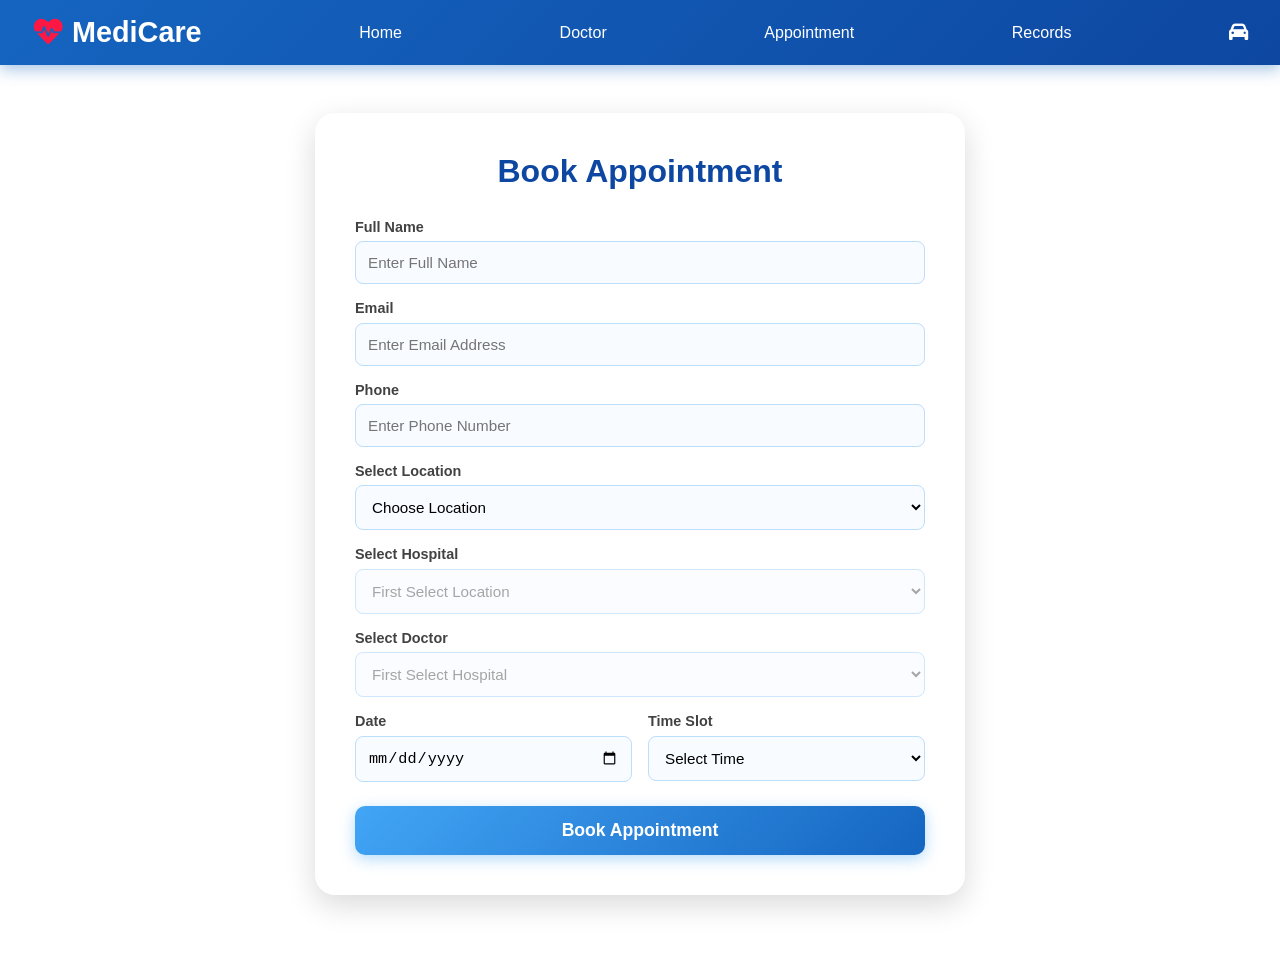
<file: boking.html>
<!DOCTYPE html>
<html lang="en">
<head>
    <meta charset="UTF-8" />
    <meta name="viewport" content="width=device-width, initial-scale=1.0" />
    <title>Book Appointment - MediCare</title>

    <!-- Font Awesome Icons -->
    <link rel="stylesheet" href="https://cdnjs.cloudflare.com/ajax/libs/font-awesome/6.0.0-beta3/css/all.min.css" />

    <!-- CSS Path -->
    <link rel="stylesheet" href="css/style.css" />
</head>
<body class="home-page">

    <header>
        <div class="logo">
            <i class="fas fa-heartbeat"></i> MediCare
        </div>
        <!-- Exact file names se match karein -->
<a href="index.html">Home</a>
<a href="doctor.html">Doctor</a>
<a href="booking.html">Appointment</a>
<a href="records.html">Records</a>
        <div class="nav-icons">
            <a href="ambulance.html">
                <i class="fas fa-car" title="Ambulance"></i>
            </a>
        </div>
    </header>

    <section class="features-section" style="padding-top: 3rem;">
        <div style="max-width: 650px; margin: 0 auto; background: #ffffff; padding: 2.5rem; border-radius: 20px; box-shadow: 0 10px 30px rgba(0,0,0,0.15);">
            
            <h2 style="text-align: center; color: #0d47a1; margin-bottom: 1.8rem; font-size: 2rem;">Book Appointment</h2>
            
            <form id="appointmentForm">
                <div style="margin-bottom: 1rem;">
                    <label style="display:block; margin-bottom: 0.4rem; font-weight: 600; color: #424242; font-size: 0.9rem;">Full Name</label>
                    <input type="text" id="fullName" placeholder="Enter Full Name" required style="width: 100%; padding: 12px; border-radius: 8px; border: 1px solid #bbdefb; font-size: 0.95rem; outline: none; background: #f8fbff;">
                </div>

                <div style="margin-bottom: 1rem;">
                    <label style="display:block; margin-bottom: 0.4rem; font-weight: 600; color: #424242; font-size: 0.9rem;">Email</label>
                    <input type="email" id="email" placeholder="Enter Email Address" required style="width: 100%; padding: 12px; border-radius: 8px; border: 1px solid #bbdefb; font-size: 0.95rem; outline: none; background: #f8fbff;">
                </div>

                <div style="margin-bottom: 1rem;">
                    <label style="display:block; margin-bottom: 0.4rem; font-weight: 600; color: #424242; font-size: 0.9rem;">Phone</label>
                    <input type="tel" id="phone" placeholder="Enter Phone Number" required style="width: 100%; padding: 12px; border-radius: 8px; border: 1px solid #bbdefb; font-size: 0.95rem; outline: none; background: #f8fbff;">
                </div>

                <!-- Step 1: Select Location -->
                <div style="margin-bottom: 1rem;">
                    <label style="display:block; margin-bottom: 0.4rem; font-weight: 600; color: #424242; font-size: 0.9rem;">Select Location</label>
                    <select id="locationSelect" required style="width: 100%; padding: 12px; border-radius: 8px; border: 1px solid #bbdefb; font-size: 0.95rem; outline: none; background: #f8fbff;">
                        <option value="">Choose Location</option>
                        <option value="Mumbai">Mumbai</option>
                        <option value="Pune">Pune</option>
                        <option value="Delhi">Delhi</option>
                        <option value="Chh.Sambhjinager">Chh.Sambhjinager</option>
                    </select>
                </div>

                <!-- Step 2: Select Hospital -->
                <div style="margin-bottom: 1rem;">
                    <label style="display:block; margin-bottom: 0.4rem; font-weight: 600; color: #424242; font-size: 0.9rem;">Select Hospital</label>
                    <select id="hospitalSelect" disabled required style="width: 100%; padding: 12px; border-radius: 8px; border: 1px solid #bbdefb; font-size: 0.95rem; outline: none; background: #f8fbff;">
                        <option value="">First Select Location</option>
                    </select>
                </div>

                <!-- Step 3: Select Doctor -->
                <div style="margin-bottom: 1rem;">
                    <label style="display:block; margin-bottom: 0.4rem; font-weight: 600; color: #424242; font-size: 0.9rem;">Select Doctor</label>
                    <select id="doctorSelect" disabled required style="width: 100%; padding: 12px; border-radius: 8px; border: 1px solid #bbdefb; font-size: 0.95rem; outline: none; background: #f8fbff;">
                        <option value="">First Select Hospital</option>
                    </select>
                </div>

                <div style="display: flex; gap: 1rem; margin-bottom: 1.5rem; flex-wrap: wrap;">
                    <div style="flex: 1; min-width: 200px;">
                        <label style="display:block; margin-bottom: 0.4rem; font-weight: 600; color: #424242; font-size: 0.9rem;">Date</label>
                        <input type="date" id="bookingDate" required style="width: 100%; padding: 12px; border-radius: 8px; border: 1px solid #bbdefb; font-size: 0.95rem; outline: none; background: #f8fbff;">
                    </div>
                    <div style="flex: 1; min-width: 200px;">
                        <label style="display:block; margin-bottom: 0.4rem; font-weight: 600; color: #424242; font-size: 0.9rem;">Time Slot</label>
                        <select id="bookingTime" required style="width: 100%; padding: 12px; border-radius: 8px; border: 1px solid #bbdefb; font-size: 0.95rem; outline: none; background: #f8fbff;">
                            <option value="">Select Time</option>
                            <option value="10:00 AM - 12:00 PM">10:00 AM - 12:00 PM</option>
                            <option value="02:00 PM - 04:00 PM">02:00 PM - 04:00 PM</option>
                            <option value="06:00 PM - 08:00 PM">06:00 PM - 08:00 PM</option>
                        </select>
                    </div>
                </div>

                <button type="submit" class="btn" style="width: 100%; font-size: 1.1rem; text-align: center; border-radius: 10px;">Book Appointment</button>
            </form>

        </div>
    </section>

    <!-- Booking Logic & Auto Fill Script -->
    <script>
        // Location -> Hospital -> Doctor Data Hierarchy
        const dataHierarchy = {
            "Mumbai": {
                "Lilavati Hospital": ["Dr. Amit Sharma (Cardiology)", "Dr. Priya Patel (Dentist)"],
                "Kokilaben Hospital": ["Dr. Rahul Verma (Neurology)", "Dr. Neha Singh (Pediatrics)"]
            },
            "Pune": {
                "Ruby Hall Clinic": ["Dr. Arjun Mehta (Orthopedic)", "Dr. Sneha Joshi (Gynecology)"],
                "Sahyadri Hospital": ["Dr. Amit Sharma (Cardiology)", "Dr. Rahul Verma (Neurology)"]
            },
            "Delhi": {
                "AIIMS Hospital": ["Dr. Priya Patel (Dentist)", "Dr. Neha Singh (Pediatrics)"],
                "Max Healthcare": ["Dr. Arjun Mehta (Orthopedic)", "Dr. Sneha Joshi (Gynecology)"]
            }
        };

        const locationSelect = document.getElementById("locationSelect");
        const hospitalSelect = document.getElementById("hospitalSelect");
        const doctorSelect = document.getElementById("doctorSelect");
        const appointmentForm = document.getElementById("appointmentForm");

        // Helper Function: Populate Hospitals based on Location
        function populateHospitals(loc) {
            hospitalSelect.innerHTML = '<option value="">Select Hospital</option>';
            doctorSelect.innerHTML = '<option value="">First Select Hospital</option>';
            doctorSelect.disabled = true;

            if (loc && dataHierarchy[loc]) {
                hospitalSelect.disabled = false;
                Object.keys(dataHierarchy[loc]).forEach(hosp => {
                    hospitalSelect.innerHTML += `<option value="${hosp}">${hosp}</option>`;
                });
            } else {
                hospitalSelect.disabled = true;
                hospitalSelect.innerHTML = '<option value="">First Select Location</option>';
            }
        }

        // Helper Function: Populate Doctors based on Hospital
        function populateDoctors(loc, hosp) {
            doctorSelect.innerHTML = '<option value="">Select Doctor</option>';
            if (loc && hosp && dataHierarchy[loc][hosp]) {
                doctorSelect.disabled = false;
                dataHierarchy[loc][hosp].forEach(doc => {
                    doctorSelect.innerHTML += `<option value="${doc}">${doc}</option>`;
                });
            } else {
                doctorSelect.disabled = true;
                doctorSelect.innerHTML = '<option value="">First Select Hospital</option>';
            }
        }

        // Step 1: Location Change Event
        locationSelect.addEventListener("change", function () {
            populateHospitals(this.value);
        });

        // Step 2: Hospital Change Event
        hospitalSelect.addEventListener("change", function () {
            populateDoctors(locationSelect.value, this.value);
        });

        // Step 3: Handle Booking Form Submission
        appointmentForm.addEventListener("submit", function (e) {
            e.preventDefault();

            const bookingData = {
                fullName: document.getElementById("fullName").value,
                email: document.getElementById("email").value,
                phone: document.getElementById("phone").value,
                location: locationSelect.value,
                hospital: hospitalSelect.value,
                doctor: doctorSelect.value,
                date: document.getElementById("bookingDate").value,
                time: document.getElementById("bookingTime").value,
                status: "Upcoming"
            };

            // Get existing records or initialize new array
            let records = JSON.parse(localStorage.getItem("medicareRecords")) || [];
            records.push(bookingData);
            
            // Save to LocalStorage
            localStorage.setItem("medicareRecords", JSON.stringify(records));

            alert("Appointment Booked Successfully!");
            window.location.href = "records.html"; // Redirect to Records Page
        });

        // AUTO FILL FUNCTIONALITY FROM URL PARAMETERS
        document.addEventListener('DOMContentLoaded', function() {
            const urlParams = new URLSearchParams(window.location.search);
            const doctorParam = urlParams.get('doctor');
            const hospitalParam = urlParams.get('hospital');
            const locationParam = urlParams.get('location');

            if (locationParam) {
                // Find matching location (Case-insensitive)
                const matchedLoc = Object.keys(dataHierarchy).find(
                    key => key.toLowerCase() === locationParam.trim().toLowerCase()
                );

                if (matchedLoc) {
                    locationSelect.value = matchedLoc;
                    populateHospitals(matchedLoc);

                    if (hospitalParam) {
                        // Find matching hospital
                        const matchedHosp = Object.keys(dataHierarchy[matchedLoc]).find(
                            key => key.toLowerCase() === hospitalParam.trim().toLowerCase()
                        );

                        if (matchedHosp) {
                            hospitalSelect.value = matchedHosp;
                            populateDoctors(matchedLoc, matchedHosp);

                            if (doctorParam) {
                                // Find matching doctor
                                const docList = dataHierarchy[matchedLoc][matchedHosp];
                                const matchedDoc = docList.find(
                                    doc => doc.toLowerCase().includes(doctorParam.trim().toLowerCase())
                                );

                                if (matchedDoc) {
                                    doctorSelect.value = matchedDoc;
                                }
                            }
                        }
                    }
                }
            }
        });
    </script>
</body>
</html>
</file>
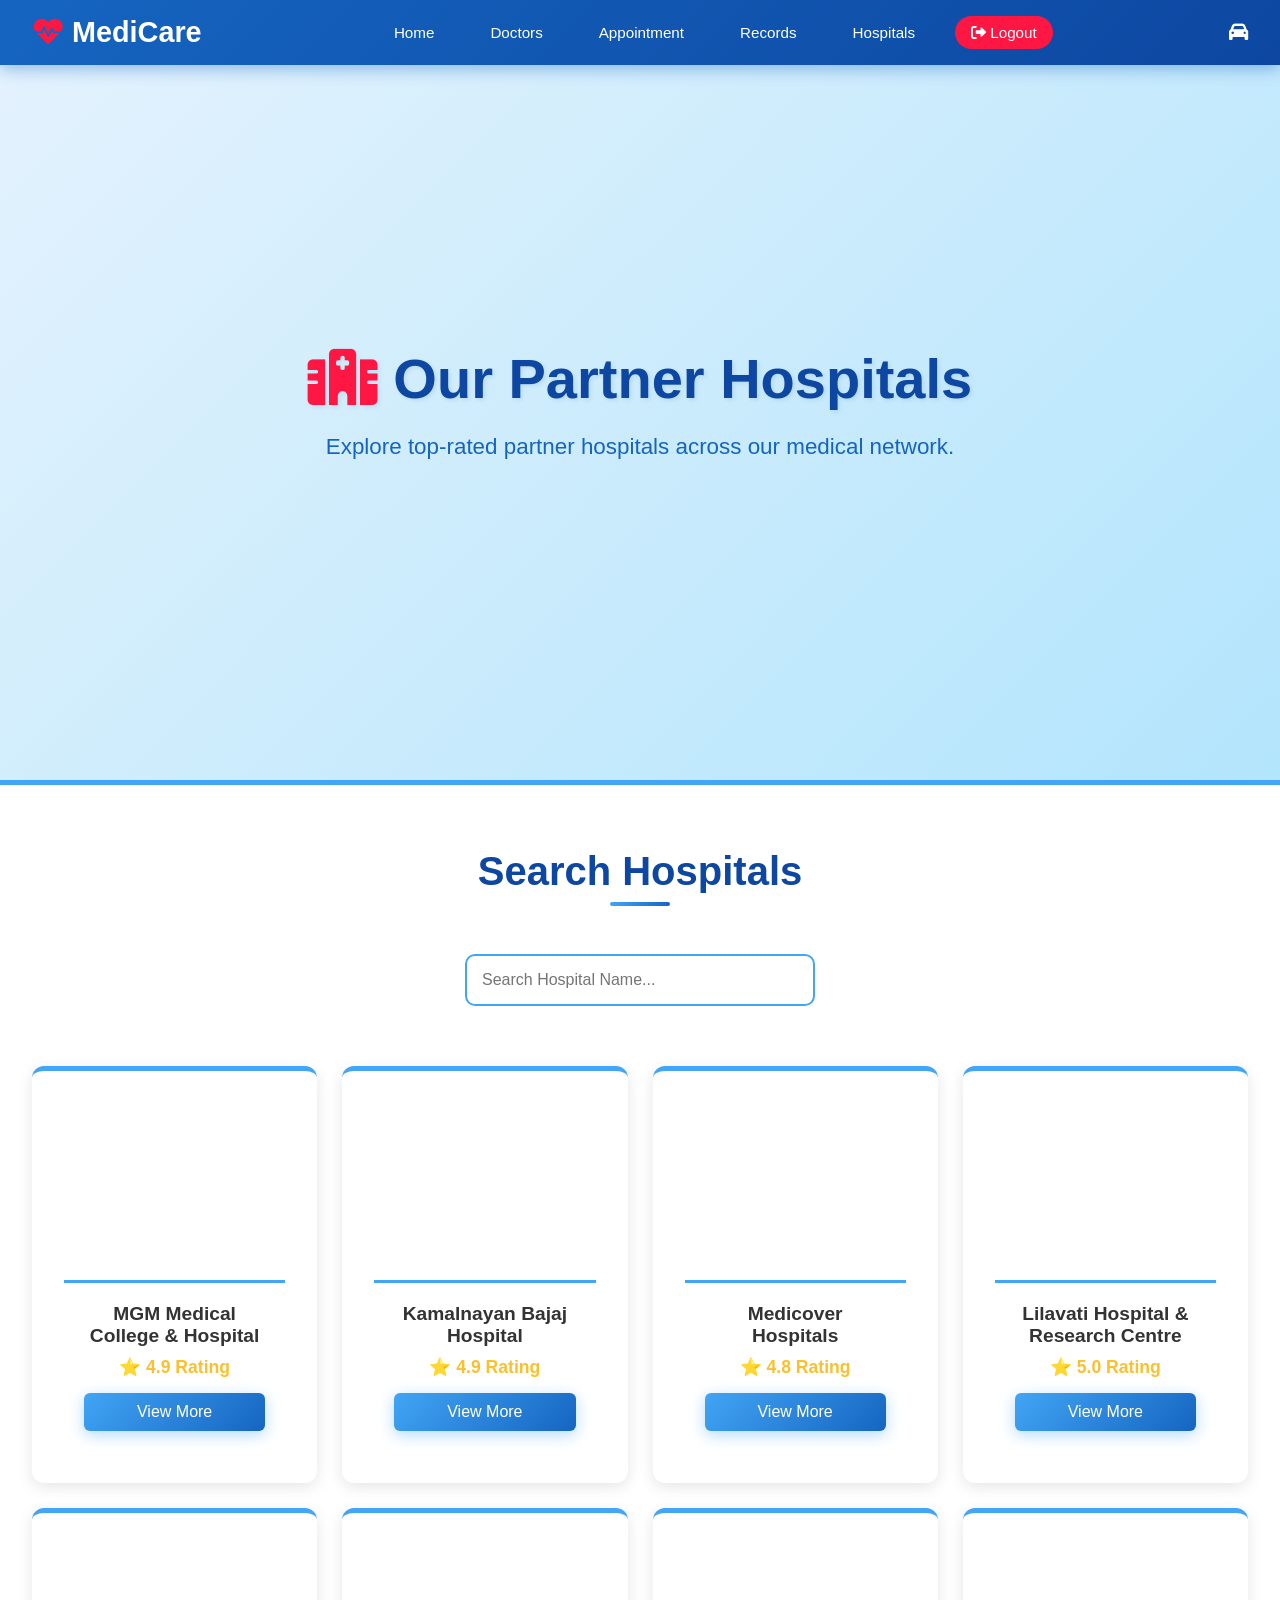
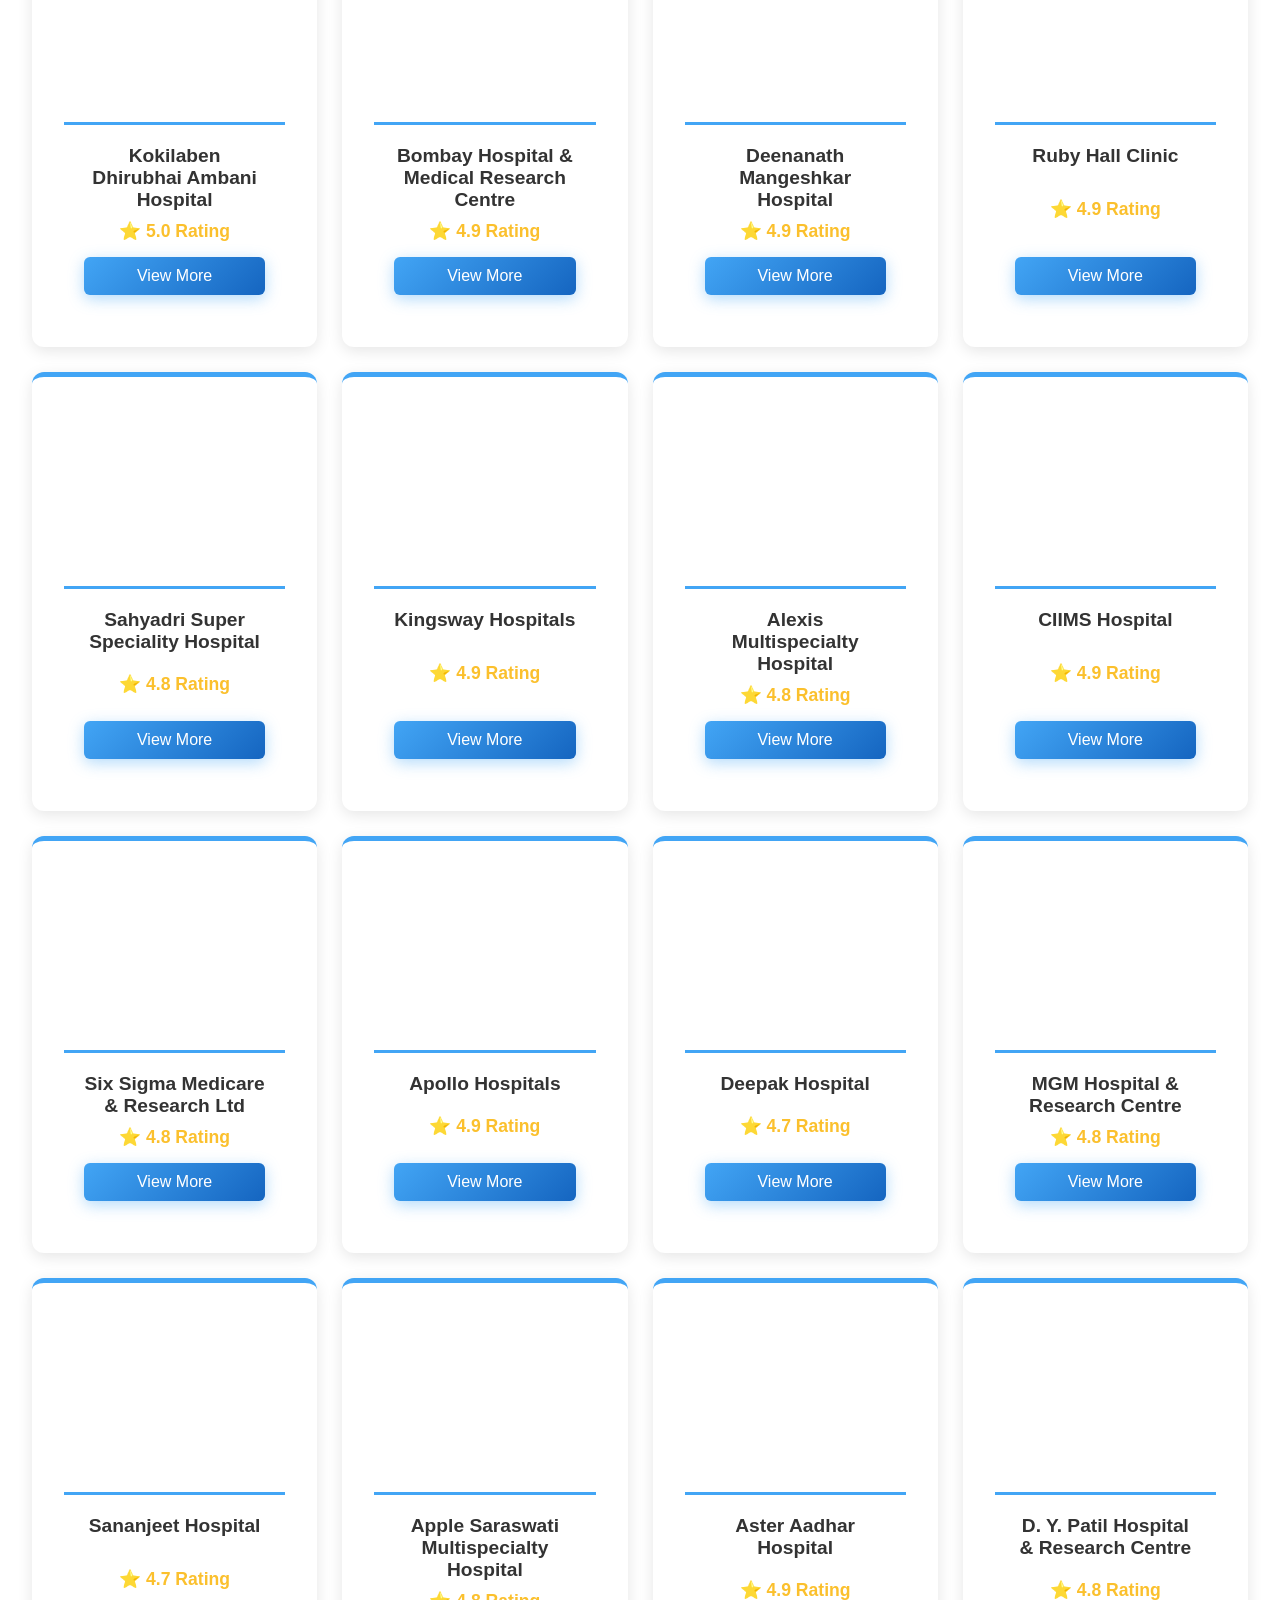
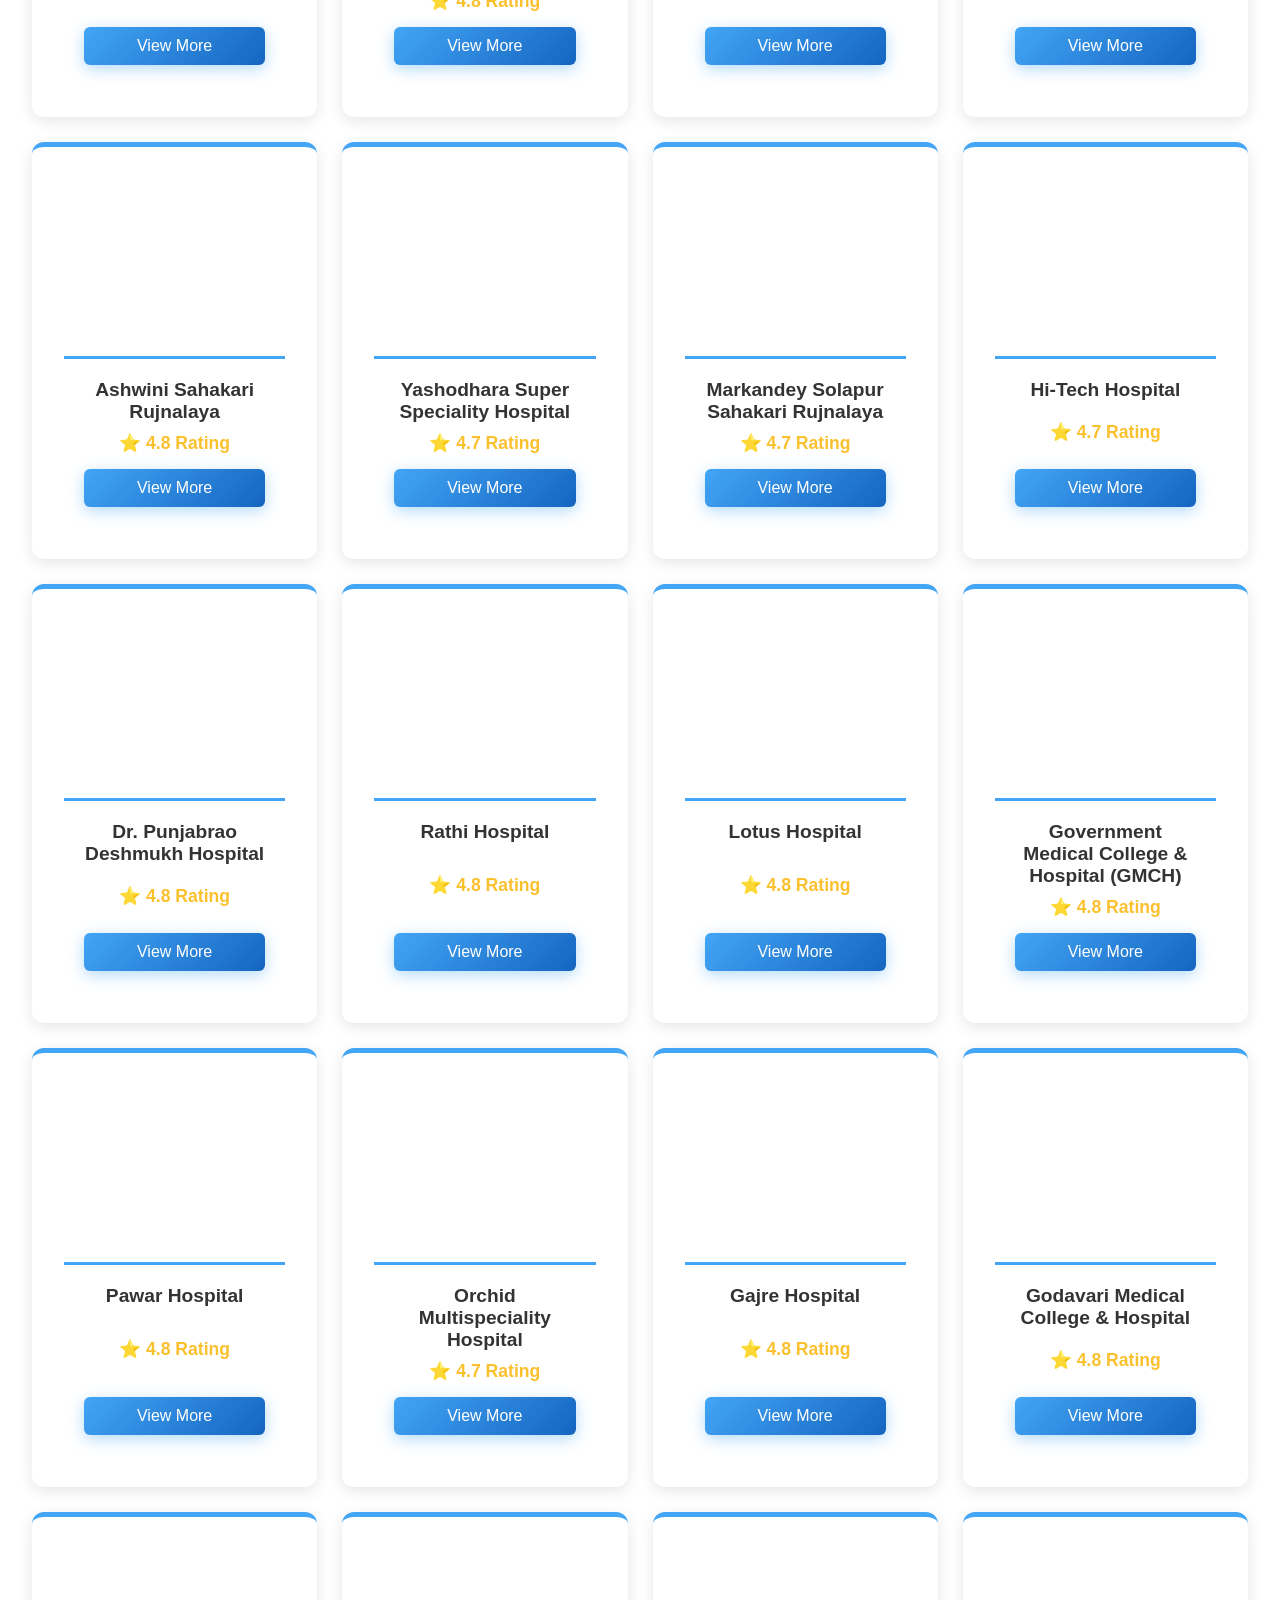
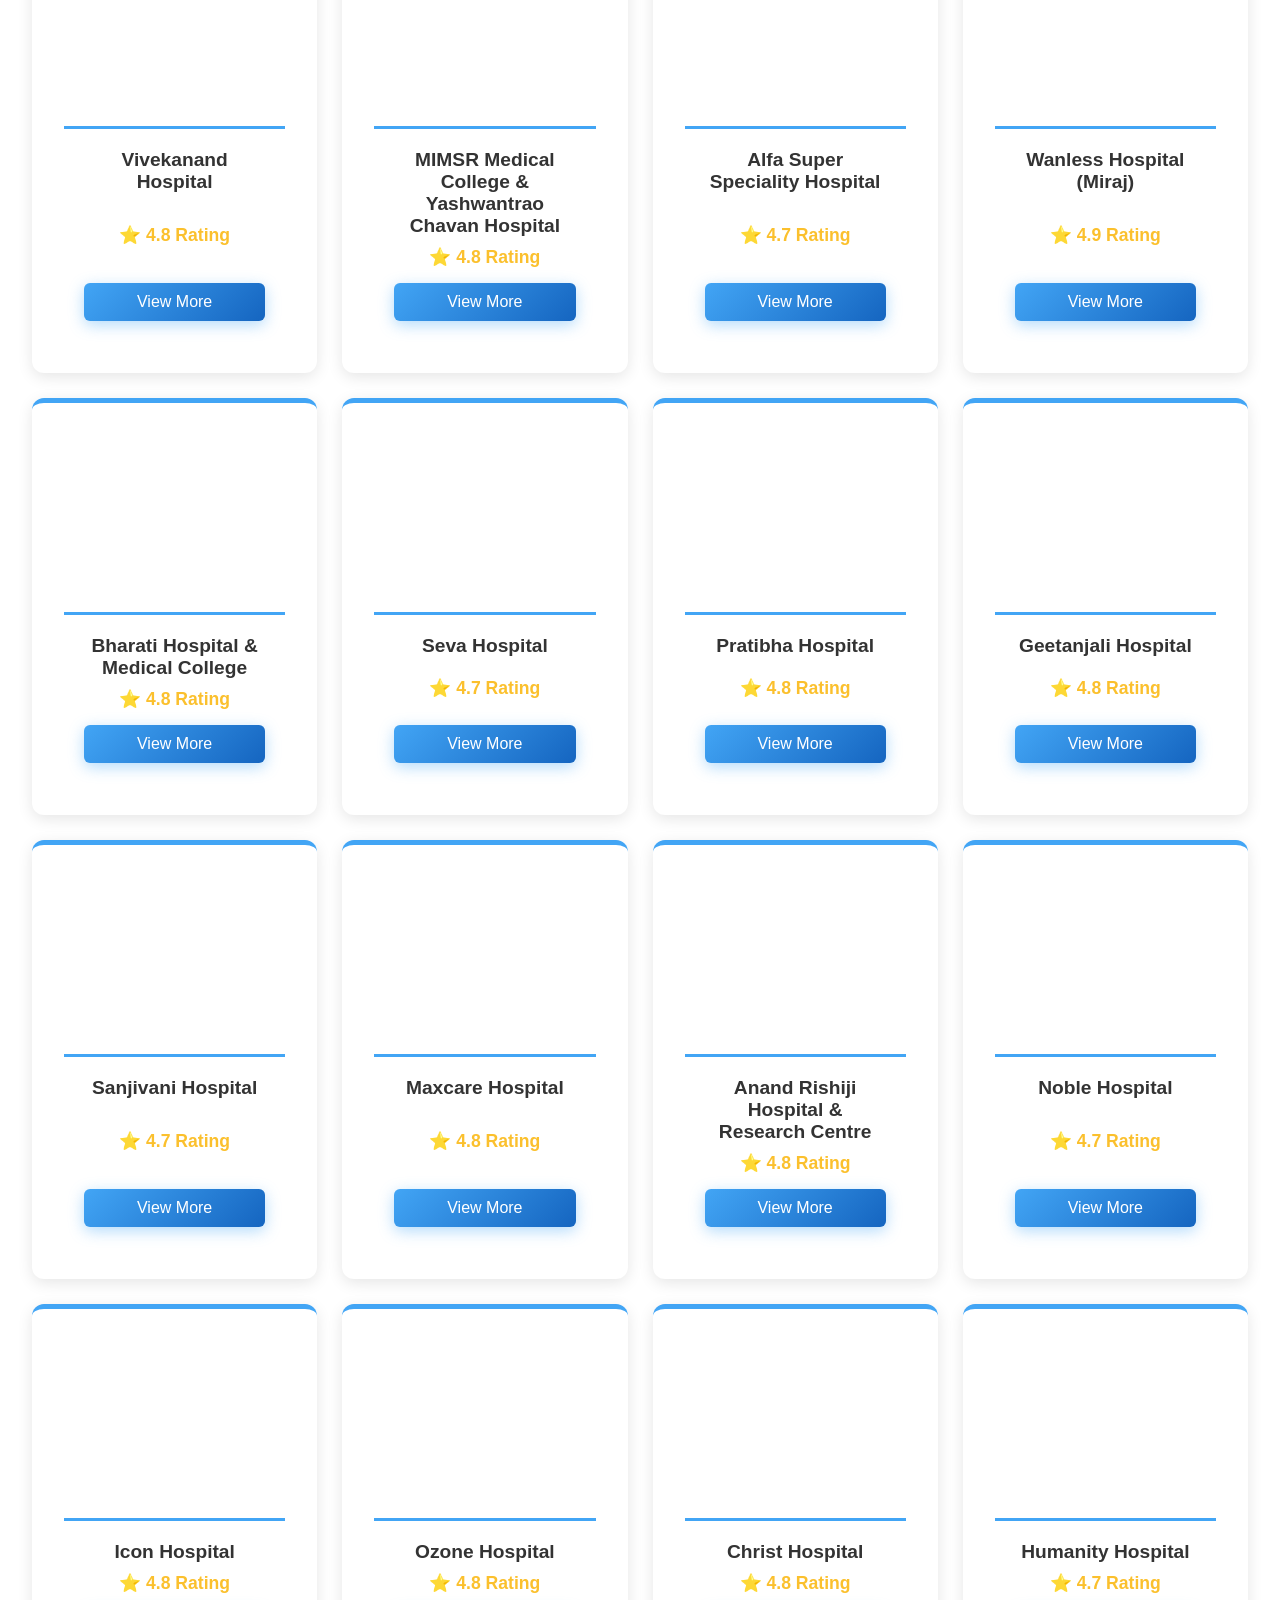
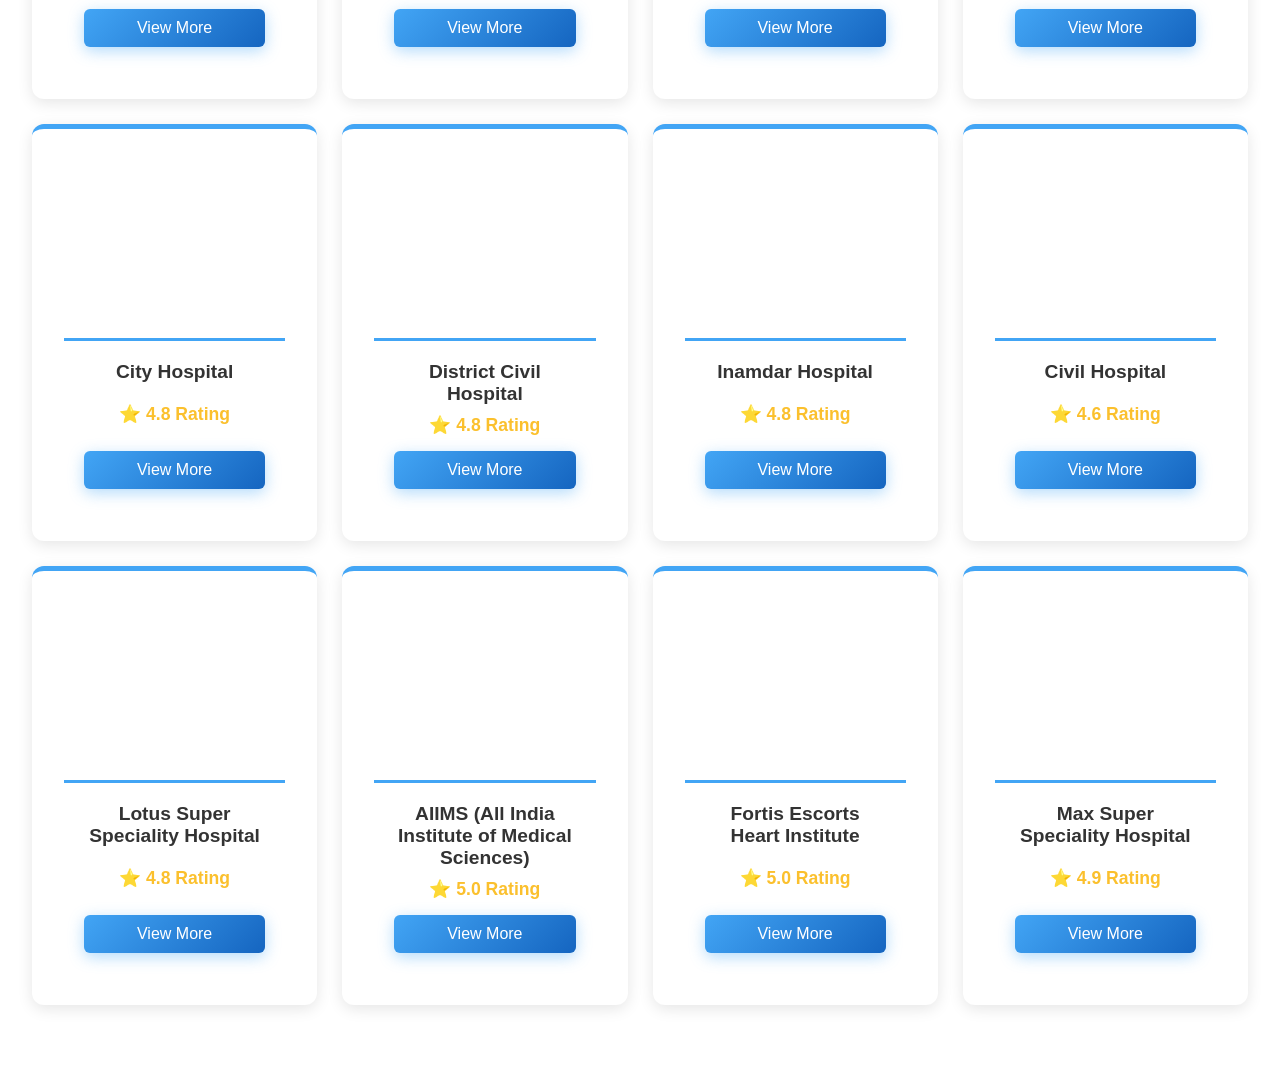
<file: hospital.html>
<!DOCTYPE html>
<html lang="en">
<head>
    <meta charset="UTF-8">
    <meta name="viewport" content="width=device-width, initial-scale=1.0">
    <title>Hospitals - MediCare</title>
    <link rel="stylesheet" href="https://cdnjs.cloudflare.com/ajax/libs/font-awesome/6.0.0-beta3/css/all.min.css">
    <link rel="stylesheet" href="css/style.css">

    <!-- Card Background Image & Custom Styles -->
    <style>
        .features-grid {
            display: grid;
            grid-template-columns: repeat(auto-fit, minmax(280px, 1fr));
            gap: 25px;
            padding: 20px 0;
        }

        .feature-card {
            background: #ffffff;
            border-radius: 12px;
            box-shadow: 0 4px 15px rgba(0, 0, 0, 0.1);
            overflow: hidden;
            transition: transform 0.3s ease, box-shadow 0.3s ease;
            display: flex;
            flex-direction: column;
        }

        .feature-card:hover {
            transform: translateY(-5px);
            box-shadow: 0 8px 25px rgba(0, 0, 0, 0.15);
        }

        /* Top Background Image Banner */
        .card-bg-banner {
            width: 100%;
            height: 180px;
            background-size: cover;
            background-position: center;
            background-repeat: no-repeat;
            border-bottom: 3px solid #42a5f5;
        }

        /* Card Text Body */
        .card-content {
            padding: 20px;
            text-align: center;
            flex-grow: 1;
            display: flex;
            flex-direction: column;
            justify-content: space-between;
        }

        .card-content h3 {
            margin-bottom: 10px;
            color: #333;
            font-size: 1.2rem;
        }

        .card-content p {
            margin-bottom: 15px;
            font-weight: bold;
            color: #fbc02d;
            font-size: 1.1rem;
        }

        .card-content .btn {
            display: inline-block;
            padding: 10px 20px;
            background-color: #42a5f5;
            color: #fff;
            border-radius: 6px;
            text-decoration: none;
            font-weight: 500;
            transition: background 0.3s;
        }

        .card-content .btn:hover {
            background-color: #1e88e5;
        }
    </style>
</head>

<body>

<header>
    <div class="logo">
        <i class="fas fa-heartbeat"></i> MediCare
    </div>
     <nav>
            <a href="home.html">Home</a>
            <a href="doctor.html">Doctors</a>
            <a href="appointment.html">Appointment</a>
            <a href="records.html">Records</a>
             <a href="hospitals.html">Hospitals</a>
            <a href="index.html" class="logout-btn"><i class="fas fa-sign-out-alt"></i> Logout</a>
    </nav>
    <div class="nav-icons">
        <a href="ambulance.html">
            <i class="fas fa-car"></i>
        </a>
    </div>
</header>

<section class="hero">
    <h1>
        <i class="fas fa-hospital"></i>
        Our Partner Hospitals
    </h1>
    <p>
        Explore top-rated partner hospitals across our medical network.
    </p>
</section>

<section class="features-section">
    <h2 class="section-title">Search Hospitals</h2>

    <div style="display:flex;gap:20px;flex-wrap:wrap;justify-content:center;margin-bottom:40px;">
        <input type="text" id="searchInput" placeholder="Search Hospital Name..." style="padding:15px;width:350px;border-radius:10px;border:2px solid #42a5f5;font-size:16px;">
    </div>

    <div class="features-grid">

        <!-- 1. MGM Medical College & Hospital -->
        <div class="feature-card">
            <div class="card-bg-banner" style="background-image: url('https://images.unsplash.com/photo-1587351021759-3e566b6af7cc?w=500&auto=format&fit=crop');"></div>
            <div class="card-content">
                <h3>MGM Medical College & Hospital</h3>
                <p>⭐ 4.9 Rating</p>
                <a href="hospital-details.html?hospital=MGM%20Medical%20College" class="btn">View More</a>
            </div>
        </div>

        <!-- 2. Kamalnayan Bajaj Hospital -->
        <div class="feature-card">
            <div class="card-bg-banner" style="background-image: url('https://images.unsplash.com/photo-1519494026892-80bbd2d6fd0d?w=500&auto=format&fit=crop');"></div>
            <div class="card-content">
                <h3>Kamalnayan Bajaj Hospital</h3>
                <p>⭐ 4.9 Rating</p>
                <a href="hospital-details.html?hospital=Kamalnayan%20Bajaj%20Hospital" class="btn">View More</a>
            </div>
        </div>

        <!-- 3. Medicover Hospitals -->
        <div class="feature-card">
            <div class="card-bg-banner" style="background-image: url('https://images.unsplash.com/photo-1516549655169-df83a0774514?w=500&auto=format&fit=crop');"></div>
            <div class="card-content">
                <h3>Medicover Hospitals</h3>
                <p>⭐ 4.8 Rating</p>
                <a href="hospital-details.html?hospital=Medicover%20Hospitals" class="btn">View More</a>
            </div>
        </div>

        <!-- 4. Lilavati Hospital & Research Centre -->
        <div class="feature-card">
            <div class="card-bg-banner" style="background-image: url('https://images.unsplash.com/photo-1538108149393-fbbd81895907?w=500&auto=format&fit=crop');"></div>
            <div class="card-content">
                <h3>Lilavati Hospital & Research Centre</h3>
                <p>⭐ 5.0 Rating</p>
                <a href="hospital-details.html?hospital=Lilavati%20Hospital" class="btn">View More</a>
            </div>
        </div>

        <!-- 5. Kokilaben Dhirubhai Ambani Hospital -->
        <div class="feature-card">
            <div class="card-bg-banner" style="background-image: url('https://images.unsplash.com/photo-1586773860418-d37222d8fce3?w=500&auto=format&fit=crop');"></div>
            <div class="card-content">
                <h3>Kokilaben Dhirubhai Ambani Hospital</h3>
                <p>⭐ 5.0 Rating</p>
                <a href="hospital-details.html?hospital=Kokilaben%20Ambani%20Hospital" class="btn">View More</a>
            </div>
        </div>

        <!-- 6. Bombay Hospital & Medical Research Centre -->
        <div class="feature-card">
            <div class="card-bg-banner" style="background-image: url('https://images.unsplash.com/photo-1629909613654-28e377c37b09?w=500&auto=format&fit=crop');"></div>
            <div class="card-content">
                <h3>Bombay Hospital & Medical Research Centre</h3>
                <p>⭐ 4.9 Rating</p>
                <a href="hospital-details.html?hospital=Bombay%20Hospital" class="btn">View More</a>
            </div>
        </div>

        <!-- 7. Deenanath Mangeshkar Hospital -->
        <div class="feature-card">
            <div class="card-bg-banner" style="background-image: url('https://images.unsplash.com/photo-1512678080530-7760d81faba6?w=500&auto=format&fit=crop');"></div>
            <div class="card-content">
                <h3>Deenanath Mangeshkar Hospital</h3>
                <p>⭐ 4.9 Rating</p>
                <a href="hospital-details.html?hospital=Deenanath%20Mangeshkar%20Hospital" class="btn">View More</a>
            </div>
        </div>

        <!-- 8. Ruby Hall Clinic -->
        <div class="feature-card">
            <div class="card-bg-banner" style="background-image: url('https://images.unsplash.com/photo-1587351021759-3e566b6af7cc?w=500&auto=format&fit=crop');"></div>
            <div class="card-content">
                <h3>Ruby Hall Clinic</h3>
                <p>⭐ 4.9 Rating</p>
                <a href="hospital-details.html?hospital=Ruby%20Hall%20Clinic" class="btn">View More</a>
            </div>
        </div>

        <!-- 9. Sahyadri Super Speciality Hospital -->
        <div class="feature-card">
            <div class="card-bg-banner" style="background-image: url('https://images.unsplash.com/photo-1519494026892-80bbd2d6fd0d?w=500&auto=format&fit=crop');"></div>
            <div class="card-content">
                <h3>Sahyadri Super Speciality Hospital</h3>
                <p>⭐ 4.8 Rating</p>
                <a href="hospital-details.html?hospital=Sahyadri%20Hospital" class="btn">View More</a>
            </div>
        </div>

        <!-- 10. Kingsway Hospitals -->
        <div class="feature-card">
            <div class="card-bg-banner" style="background-image: url('https://images.unsplash.com/photo-1516549655169-df83a0774514?w=500&auto=format&fit=crop');"></div>
            <div class="card-content">
                <h3>Kingsway Hospitals</h3>
                <p>⭐ 4.9 Rating</p>
                <a href="hospital-details.html?hospital=Kingsway%20Hospitals" class="btn">View More</a>
            </div>
        </div>

        <!-- 11. Alexis Multispecialty Hospital -->
        <div class="feature-card">
            <div class="card-bg-banner" style="background-image: url('https://images.unsplash.com/photo-1538108149393-fbbd81895907?w=500&auto=format&fit=crop');"></div>
            <div class="card-content">
                <h3>Alexis Multispecialty Hospital</h3>
                <p>⭐ 4.8 Rating</p>
                <a href="hospital-details.html?hospital=Alexis%20Multispecialty%20Hospital" class="btn">View More</a>
            </div>
        </div>

        <!-- 12. CIIMS Hospital -->
        <div class="feature-card">
            <div class="card-bg-banner" style="background-image: url('https://images.unsplash.com/photo-1586773860418-d37222d8fce3?w=500&auto=format&fit=crop');"></div>
            <div class="card-content">
                <h3>CIIMS Hospital</h3>
                <p>⭐ 4.9 Rating</p>
                <a href="hospital-details.html?hospital=CIIMS%20Hospital" class="btn">View More</a>
            </div>
        </div>

        <!-- 13. Six Sigma Medicare & Research Ltd -->
        <div class="feature-card">
            <div class="card-bg-banner" style="background-image: url('https://images.unsplash.com/photo-1512678080530-7760d81faba6?w=500&auto=format&fit=crop');"></div>
            <div class="card-content">
                <h3>Six Sigma Medicare & Research Ltd</h3>
                <p>⭐ 4.8 Rating</p>
                <a href="hospital-details.html?hospital=Six%20Sigma%20Medicare" class="btn">View More</a>
            </div>
        </div>

        <!-- 14. Apollo Hospitals -->
        <div class="feature-card">
            <div class="card-bg-banner" style="background-image: url('https://images.unsplash.com/photo-1587351021759-3e566b6af7cc?w=500&auto=format&fit=crop');"></div>
            <div class="card-content">
                <h3>Apollo Hospitals</h3>
                <p>⭐ 4.9 Rating</p>
                <a href="hospital-details.html?hospital=Apollo%20Hospitals" class="btn">View More</a>
            </div>
        </div>

        <!-- 15. Deepak Hospital -->
        <div class="feature-card">
            <div class="card-bg-banner" style="background-image: url('https://images.unsplash.com/photo-1519494026892-80bbd2d6fd0d?w=500&auto=format&fit=crop');"></div>
            <div class="card-content">
                <h3>Deepak Hospital</h3>
                <p>⭐ 4.7 Rating</p>
                <a href="hospital-details.html?hospital=Deepak%20Hospital" class="btn">View More</a>
            </div>
        </div>

        <!-- 16. MGM Hospital & Research Centre -->
        <div class="feature-card">
            <div class="card-bg-banner" style="background-image: url('https://images.unsplash.com/photo-1516549655169-df83a0774514?w=500&auto=format&fit=crop');"></div>
            <div class="card-content">
                <h3>MGM Hospital & Research Centre</h3>
                <p>⭐ 4.8 Rating</p>
                <a href="hospital-details.html?hospital=MGM%20Hospital" class="btn">View More</a>
            </div>
        </div>

        <!-- 17. Sananjeet Hospital -->
        <div class="feature-card">
            <div class="card-bg-banner" style="background-image: url('https://images.unsplash.com/photo-1538108149393-fbbd81895907?w=500&auto=format&fit=crop');"></div>
            <div class="card-content">
                <h3>Sananjeet Hospital</h3>
                <p>⭐ 4.7 Rating</p>
                <a href="hospital-details.html?hospital=Sananjeet%20Hospital" class="btn">View More</a>
            </div>
        </div>

        <!-- 18. Apple Saraswati Multispecialty Hospital -->
        <div class="feature-card">
            <div class="card-bg-banner" style="background-image: url('https://images.unsplash.com/photo-1587351021759-3e566b6af7cc?w=500&auto=format&fit=crop');"></div>
            <div class="card-content">
                <h3>Apple Saraswati Multispecialty Hospital</h3>
                <p>⭐ 4.8 Rating</p>
                <a href="hospital-details.html?hospital=Apple%20Saraswati%20Hospital" class="btn">View More</a>
            </div>
        </div>

        <!-- 19. Aster Aadhar Hospital -->
        <div class="feature-card">
            <div class="card-bg-banner" style="background-image: url('https://images.unsplash.com/photo-1629909613654-28e377c37b09?w=500&auto=format&fit=crop');"></div>
            <div class="card-content">
                <h3>Aster Aadhar Hospital</h3>
                <p>⭐ 4.9 Rating</p>
                <a href="hospital-details.html?hospital=Aster%20Aadhar%20Hospital" class="btn">View More</a>
            </div>
        </div>

        <!-- 20. D. Y. Patil Hospital & Research Centre -->
        <div class="feature-card">
            <div class="card-bg-banner" style="background-image: url('https://images.unsplash.com/photo-1519494026892-80bbd2d6fd0d?w=500&auto=format&fit=crop');"></div>
            <div class="card-content">
                <h3>D. Y. Patil Hospital & Research Centre</h3>
                <p>⭐ 4.8 Rating</p>
                <a href="hospital-details.html?hospital=D.Y.%20Patil%20Hospital" class="btn">View More</a>
            </div>
        </div>

        <!-- 21. Ashwini Sahakari Rujnalaya -->
        <div class="feature-card">
            <div class="card-bg-banner" style="background-image: url('https://images.unsplash.com/photo-1586773860418-d37222d8fce3?w=500&auto=format&fit=crop');"></div>
            <div class="card-content">
                <h3>Ashwini Sahakari Rujnalaya</h3>
                <p>⭐ 4.8 Rating</p>
                <a href="hospital-details.html?hospital=Ashwini%20Sahakari%20Rujnalaya" class="btn">View More</a>
            </div>
        </div>

        <!-- 22. Yashodhara Super Speciality Hospital -->
        <div class="feature-card">
            <div class="card-bg-banner" style="background-image: url('https://images.unsplash.com/photo-1516549655169-df83a0774514?w=500&auto=format&fit=crop');"></div>
            <div class="card-content">
                <h3>Yashodhara Super Speciality Hospital</h3>
                <p>⭐ 4.7 Rating</p>
                <a href="hospital-details.html?hospital=Yashodhara%20Hospital" class="btn">View More</a>
            </div>
        </div>

        <!-- 23. Markandey Solapur Sahakari Rujnalaya -->
        <div class="feature-card">
            <div class="card-bg-banner" style="background-image: url('https://images.unsplash.com/photo-1587351021759-3e566b6af7cc?w=500&auto=format&fit=crop');"></div>
            <div class="card-content">
                <h3>Markandey Solapur Sahakari Rujnalaya</h3>
                <p>⭐ 4.7 Rating</p>
                <a href="hospital-details.html?hospital=Markandey%20Hospital" class="btn">View More</a>
            </div>
        </div>

        <!-- 24. Hi-Tech Hospital -->
        <div class="feature-card">
            <div class="card-bg-banner" style="background-image: url('https://images.unsplash.com/photo-1629909613654-28e377c37b09?w=500&auto=format&fit=crop');"></div>
            <div class="card-content">
                <h3>Hi-Tech Hospital</h3>
                <p>⭐ 4.7 Rating</p>
                <a href="hospital-details.html?hospital=Hi-Tech%20Hospital" class="btn">View More</a>
            </div>
        </div>

        <!-- 25. Dr. Punjabrao Deshmukh Hospital -->
        <div class="feature-card">
            <div class="card-bg-banner" style="background-image: url('https://images.unsplash.com/photo-1512678080530-7760d81faba6?w=500&auto=format&fit=crop');"></div>
            <div class="card-content">
                <h3>Dr. Punjabrao Deshmukh Hospital</h3>
                <p>⭐ 4.8 Rating</p>
                <a href="hospital-details.html?hospital=Dr.%20Punjabrao%20Deshmukh%20Hospital" class="btn">View More</a>
            </div>
        </div>

        <!-- 26. Rathi Hospital -->
        <div class="feature-card">
            <div class="card-bg-banner" style="background-image: url('https://images.unsplash.com/photo-1519494026892-80bbd2d6fd0d?w=500&auto=format&fit=crop');"></div>
            <div class="card-content">
                <h3>Rathi Hospital</h3>
                <p>⭐ 4.8 Rating</p>
                <a href="hospital-details.html?hospital=Rathi%20Hospital" class="btn">View More</a>
            </div>
        </div>

        <!-- 27. Lotus Hospital -->
        <div class="feature-card">
            <div class="card-bg-banner" style="background-image: url('https://images.unsplash.com/photo-1538108149393-fbbd81895907?w=500&auto=format&fit=crop');"></div>
            <div class="card-content">
                <h3>Lotus Hospital</h3>
                <p>⭐ 4.8 Rating</p>
                <a href="hospital-details.html?hospital=Lotus%20Hospital" class="btn">View More</a>
            </div>
        </div>

        <!-- 28. Government Medical College & Hospital (GMCH) -->
        <div class="feature-card">
            <div class="card-bg-banner" style="background-image: url('https://images.unsplash.com/photo-1516549655169-df83a0774514?w=500&auto=format&fit=crop');"></div>
            <div class="card-content">
                <h3>Government Medical College & Hospital (GMCH)</h3>
                <p>⭐ 4.8 Rating</p>
                <a href="hospital-details.html?hospital=GMCH" class="btn">View More</a>
            </div>
        </div>

        <!-- 29. Pawar Hospital -->
        <div class="feature-card">
            <div class="card-bg-banner" style="background-image: url('https://images.unsplash.com/photo-1586773860418-d37222d8fce3?w=500&auto=format&fit=crop');"></div>
            <div class="card-content">
                <h3>Pawar Hospital</h3>
                <p>⭐ 4.8 Rating</p>
                <a href="hospital-details.html?hospital=Pawar%20Hospital" class="btn">View More</a>
            </div>
        </div>

        <!-- 30. Orchid Multispeciality Hospital -->
        <div class="feature-card">
            <div class="card-bg-banner" style="background-image: url('https://images.unsplash.com/photo-1629909613654-28e377c37b09?w=500&auto=format&fit=crop');"></div>
            <div class="card-content">
                <h3>Orchid Multispeciality Hospital</h3>
                <p>⭐ 4.7 Rating</p>
                <a href="hospital-details.html?hospital=Orchid%20Hospital" class="btn">View More</a>
            </div>
        </div>

        <!-- 31. Gajre Hospital -->
        <div class="feature-card">
            <div class="card-bg-banner" style="background-image: url('https://images.unsplash.com/photo-1512678080530-7760d81faba6?w=500&auto=format&fit=crop');"></div>
            <div class="card-content">
                <h3>Gajre Hospital</h3>
                <p>⭐ 4.8 Rating</p>
                <a href="hospital-details.html?hospital=Gajre%20Hospital" class="btn">View More</a>
            </div>
        </div>

        <!-- 32. Godavari Medical College & Hospital -->
        <div class="feature-card">
            <div class="card-bg-banner" style="background-image: url('https://images.unsplash.com/photo-1587351021759-3e566b6af7cc?w=500&auto=format&fit=crop');"></div>
            <div class="card-content">
                <h3>Godavari Medical College & Hospital</h3>
                <p>⭐ 4.8 Rating</p>
                <a href="hospital-details.html?hospital=Godavari%20Medical%20College" class="btn">View More</a>
            </div>
        </div>

        <!-- 33. Vivekanand Hospital -->
        <div class="feature-card">
            <div class="card-bg-banner" style="background-image: url('https://images.unsplash.com/photo-1519494026892-80bbd2d6fd0d?w=500&auto=format&fit=crop');"></div>
            <div class="card-content">
                <h3>Vivekanand Hospital</h3>
                <p>⭐ 4.8 Rating</p>
                <a href="hospital-details.html?hospital=Vivekanand%20Hospital" class="btn">View More</a>
            </div>
        </div>

        <!-- 34. MIMSR Medical College & Yashwantrao Chavan Hospital -->
        <div class="feature-card">
            <div class="card-bg-banner" style="background-image: url('https://images.unsplash.com/photo-1538108149393-fbbd81895907?w=500&auto=format&fit=crop');"></div>
            <div class="card-content">
                <h3>MIMSR Medical College & Yashwantrao Chavan Hospital</h3>
                <p>⭐ 4.8 Rating</p>
                <a href="hospital-details.html?hospital=MIMSR%20Medical%20College" class="btn">View More</a>
            </div>
        </div>

        <!-- 35. Alfa Super Speciality Hospital -->
        <div class="feature-card">
            <div class="card-bg-banner" style="background-image: url('https://images.unsplash.com/photo-1586773860418-d37222d8fce3?w=500&auto=format&fit=crop');"></div>
            <div class="card-content">
                <h3>Alfa Super Speciality Hospital</h3>
                <p>⭐ 4.7 Rating</p>
                <a href="hospital-details.html?hospital=Alfa%20Hospital" class="btn">View More</a>
            </div>
        </div>

        <!-- 36. Wanless Hospital (Miraj) -->
        <div class="feature-card">
            <div class="card-bg-banner" style="background-image: url('https://images.unsplash.com/photo-1516549655169-df83a0774514?w=500&auto=format&fit=crop');"></div>
            <div class="card-content">
                <h3>Wanless Hospital (Miraj)</h3>
                <p>⭐ 4.9 Rating</p>
                <a href="hospital-details.html?hospital=Wanless%20Hospital" class="btn">View More</a>
            </div>
        </div>

        <!-- 37. Bharati Hospital & Medical College -->
        <div class="feature-card">
            <div class="card-bg-banner" style="background-image: url('https://images.unsplash.com/photo-1587351021759-3e566b6af7cc?w=500&auto=format&fit=crop');"></div>
            <div class="card-content">
                <h3>Bharati Hospital & Medical College</h3>
                <p>⭐ 4.8 Rating</p>
                <a href="hospital-details.html?hospital=Bharati%20Hospital" class="btn">View More</a>
            </div>
        </div>

        <!-- 38. Seva Hospital -->
        <div class="feature-card">
            <div class="card-bg-banner" style="background-image: url('https://images.unsplash.com/photo-1629909613654-28e377c37b09?w=500&auto=format&fit=crop');"></div>
            <div class="card-content">
                <h3>Seva Hospital</h3>
                <p>⭐ 4.7 Rating</p>
                <a href="hospital-details.html?hospital=Seva%20Hospital" class="btn">View More</a>
            </div>
        </div>

        <!-- 39. Pratibha Hospital -->
        <div class="feature-card">
            <div class="card-bg-banner" style="background-image: url('https://images.unsplash.com/photo-1629909613654-28e377c37b09?w=500&auto=format&fit=crop');"></div>
            <div class="card-content">
                <h3>Pratibha Hospital</h3>
                <p>⭐ 4.8 Rating</p>
                <a href="hospital-details.html?hospital=Pratibha%20Hospital" class="btn">View More</a>
            </div>
        </div>

        <!-- 40. Geetanjali Hospital -->
        <div class="feature-card">
            <div class="card-bg-banner" style="background-image: url('https://images.unsplash.com/photo-1512678080530-7760d81faba6?w=500&auto=format&fit=crop');"></div>
            <div class="card-content">
                <h3>Geetanjali Hospital</h3>
                <p>⭐ 4.8 Rating</p>
                <a href="hospital-details.html?hospital=Geetanjali%20Hospital" class="btn">View More</a>
            </div>
        </div>

        <!-- 41. Sanjivani Hospital -->
        <div class="feature-card">
            <div class="card-bg-banner" style="background-image: url('https://images.unsplash.com/photo-1519494026892-80bbd2d6fd0d?w=500&auto=format&fit=crop');"></div>
            <div class="card-content">
                <h3>Sanjivani Hospital</h3>
                <p>⭐ 4.7 Rating</p>
                <a href="hospital-details.html?hospital=Sanjivani%20Hospital" class="btn">View More</a>
            </div>
        </div>

        <!-- 42. Maxcare Hospital -->
        <div class="feature-card">
            <div class="card-bg-banner" style="background-image: url('https://images.unsplash.com/photo-1519494026892-80bbd2d6fd0d?w=500&auto=format&fit=crop');"></div>
            <div class="card-content">
                <h3>Maxcare Hospital</h3>
                <p>⭐ 4.8 Rating</p>
                <a href="hospital-details.html?hospital=Maxcare%20Hospital" class="btn">View More</a>
            </div>
        </div>

        <!-- 43. Anand Rishiji Hospital & Research Centre -->
        <div class="feature-card">
            <div class="card-bg-banner" style="background-image: url('https://images.unsplash.com/photo-1538108149393-fbbd81895907?w=500&auto=format&fit=crop');"></div>
            <div class="card-content">
                <h3>Anand Rishiji Hospital & Research Centre</h3>
                <p>⭐ 4.8 Rating</p>
                <a href="hospital-details.html?hospital=Anand%20Rishiji%20Hospital" class="btn">View More</a>
            </div>
        </div>

        <!-- 44. Noble Hospital -->
        <div class="feature-card">
            <div class="card-bg-banner" style="background-image: url('https://images.unsplash.com/photo-1586773860418-d37222d8fce3?w=500&auto=format&fit=crop');"></div>
            <div class="card-content">
                <h3>Noble Hospital</h3>
                <p>⭐ 4.7 Rating</p>
                <a href="hospital-details.html?hospital=Noble%20Hospital" class="btn">View More</a>
            </div>
        </div>

        <!-- 45. Icon Hospital -->
        <div class="feature-card">
            <div class="card-bg-banner" style="background-image: url('https://images.unsplash.com/photo-1586773860418-d37222d8fce3?w=500&auto=format&fit=crop');"></div>
            <div class="card-content">
                <h3>Icon Hospital</h3>
                <p>⭐ 4.8 Rating</p>
                <a href="hospital-details.html?hospital=Icon%20Hospital" class="btn">View More</a>
            </div>
        </div>

        <!-- 46. Ozone Hospital -->
        <div class="feature-card">
            <div class="card-bg-banner" style="background-image: url('https://images.unsplash.com/photo-1587351021759-3e566b6af7cc?w=500&auto=format&fit=crop');"></div>
            <div class="card-content">
                <h3>Ozone Hospital</h3>
                <p>⭐ 4.8 Rating</p>
                <a href="hospital-details.html?hospital=Ozone%20Hospital" class="btn">View More</a>
            </div>
        </div>

        <!-- 47. Christ Hospital -->
        <div class="feature-card">
            <div class="card-bg-banner" style="background-image: url('https://images.unsplash.com/photo-1587351021759-3e566b6af7cc?w=500&auto=format&fit=crop');"></div>
            <div class="card-content">
                <h3>Christ Hospital</h3>
                <p>⭐ 4.8 Rating</p>
                <a href="hospital-details.html?hospital=Christ%20Hospital" class="btn">View More</a>
            </div>
        </div>

        <!-- 48. Humanity Hospital -->
        <div class="feature-card">
            <div class="card-bg-banner" style="background-image: url('https://images.unsplash.com/photo-1629909613654-28e377c37b09?w=500&auto=format&fit=crop');"></div>
            <div class="card-content">
                <h3>Humanity Hospital</h3>
                <p>⭐ 4.7 Rating</p>
                <a href="hospital-details.html?hospital=Humanity%20Hospital" class="btn">View More</a>
            </div>
        </div>

        <!-- 49. City Hospital -->
        <div class="feature-card">
            <div class="card-bg-banner" style="background-image: url('https://images.unsplash.com/photo-1512678080530-7760d81faba6?w=500&auto=format&fit=crop');"></div>
            <div class="card-content">
                <h3>City Hospital</h3>
                <p>⭐ 4.8 Rating</p>
                <a href="hospital-details.html?hospital=City%20Hospital" class="btn">View More</a>
            </div>
        </div>

        <!-- 50. District Civil Hospital -->
        <div class="feature-card">
            <div class="card-bg-banner" style="background-image: url('https://images.unsplash.com/photo-1538108149393-fbbd81895907?w=500&auto=format&fit=crop');"></div>
            <div class="card-content">
                <h3>District Civil Hospital</h3>
                <p>⭐ 4.8 Rating</p>
                <a href="hospital-details.html?hospital=District%20Civil%20Hospital" class="btn">View More</a>
            </div>
        </div>

        <!-- 51. Inamdar Hospital -->
        <div class="feature-card">
            <div class="card-bg-banner" style="background-image: url('https://images.unsplash.com/photo-1538108149393-fbbd81895907?w=500&auto=format&fit=crop');"></div>
            <div class="card-content">
                <h3>Inamdar Hospital</h3>
                <p>⭐ 4.8 Rating</p>
                <a href="hospital-details.html?hospital=Inamdar%20Hospital" class="btn">View More</a>
            </div>
        </div>

        <!-- 52. Civil Hospital -->
        <div class="feature-card">
            <div class="card-bg-banner" style="background-image: url('https://images.unsplash.com/photo-1586773860418-d37222d8fce3?w=500&auto=format&fit=crop');"></div>
            <div class="card-content">
                <h3>Civil Hospital</h3>
                <p>⭐ 4.6 Rating</p>
                <a href="hospital-details.html?hospital=Civil%20Hospital" class="btn">View More</a>
            </div>
        </div>

        <!-- 53. Lotus Super Speciality Hospital -->
        <div class="feature-card">
            <div class="card-bg-banner" style="background-image: url('https://images.unsplash.com/photo-1516549655169-df83a0774514?w=500&auto=format&fit=crop');"></div>
            <div class="card-content">
                <h3>Lotus Super Speciality Hospital</h3>
                <p>⭐ 4.8 Rating</p>
                <a href="hospital-details.html?hospital=Lotus%20Hospital" class="btn">View More</a>
            </div>
        </div>

        <!-- 54. AIIMS (All India Institute of Medical Sciences) -->
        <div class="feature-card">
            <div class="card-bg-banner" style="background-image: url('https://images.unsplash.com/photo-1587351021759-3e566b6af7cc?w=500&auto=format&fit=crop');"></div>
            <div class="card-content">
                <h3>AIIMS (All India Institute of Medical Sciences)</h3>
                <p>⭐ 5.0 Rating</p>
                <a href="hospital-details.html?hospital=AIIMS" class="btn">View More</a>
            </div>
        </div>

        <!-- 55. Fortis Escorts Heart Institute -->
        <div class="feature-card">
            <div class="card-bg-banner" style="background-image: url('https://images.unsplash.com/photo-1629909613654-28e377c37b09?w=500&auto=format&fit=crop');"></div>
            <div class="card-content">
                <h3>Fortis Escorts Heart Institute</h3>
                <p>⭐ 5.0 Rating</p>
                <a href="hospital-details.html?hospital=Fortis%20Escorts" class="btn">View More</a>
            </div>
        </div>

        <!-- 56. Max Super Speciality Hospital -->
        <div class="feature-card">
            <div class="card-bg-banner" style="background-image: url('https://images.unsplash.com/photo-1512678080530-7760d81faba6?w=500&auto=format&fit=crop');"></div>
            <div class="card-content">
                <h3>Max Super Speciality Hospital</h3>
                <p>⭐ 4.9 Rating</p>
                <a href="hospital-details.html?hospital=Max%20Super%20Speciality" class="btn">View More</a>
            </div>
        </div>

    </div>
</section>

<script src="js/main.js"></script>

<!-- Search Filter Script -->
<script>
    document.addEventListener('DOMContentLoaded', function() {
        const searchInput = document.getElementById('searchInput');
        const hospitalCards = document.querySelectorAll('.feature-card');

        function filterHospitals() {
            const searchValue = searchInput.value.toLowerCase().trim();

            hospitalCards.forEach(card => {
                const textContent = card.textContent.toLowerCase();
                if (textContent.includes(searchValue)) {
                    card.style.display = 'flex';
                } else {
                    card.style.display = 'none';
                }
            });
        }

        if (searchInput) searchInput.addEventListener('keyup', filterHospitals);
    });
</script>

</body>
</html>
</file>
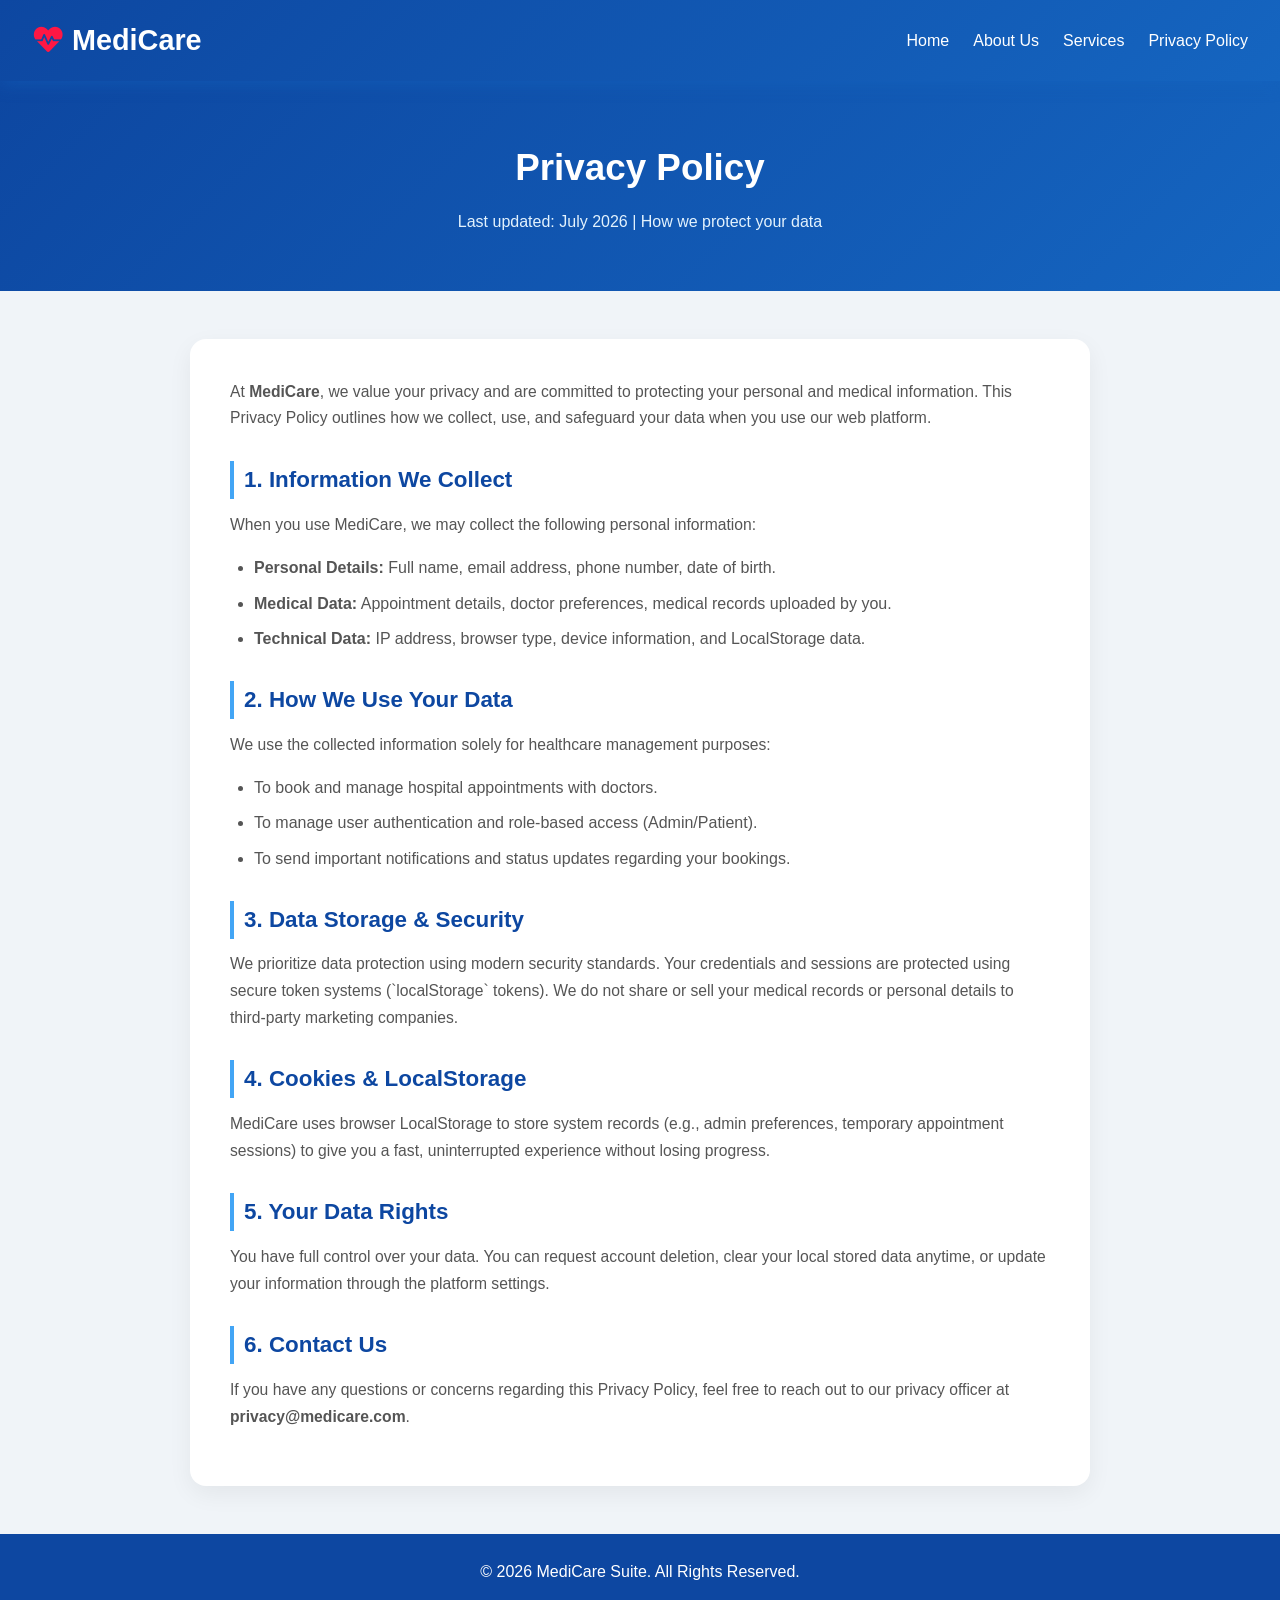
<file: privacy.html>
<!DOCTYPE html>
<html lang="en">
<head>
    <meta charset="UTF-8" />
    <meta name="viewport" content="width=device-width, initial-scale=1.0" />
    <title>Privacy Policy - MediCare</title>
    <!-- Font Awesome -->
    <link rel="stylesheet" href="https://cdnjs.cloudflare.com/ajax/libs/font-awesome/6.0.0-beta3/css/all.min.css" />
    <style>
        * { margin: 0; padding: 0; box-sizing: border-box; }
        body { font-family: 'Segoe UI', Tahoma, Geneva, Verdana, sans-serif; background: #f0f4f8; color: #333; line-height: 1.7; }

        /* HEADER */
        header {
            background: linear-gradient(135deg, #0d47a1 0%, #1565c0 100%);
            color: #fff; padding: 1rem 2rem; display: flex;
            justify-content: space-between; align-items: center;
            position: sticky; top: 0; z-index: 100; box-shadow: 0 4px 15px rgba(21, 101, 192, 0.4);
        }
        .logo { font-size: 1.8rem; font-weight: 700; color: #fff; text-decoration: none; display: flex; align-items: center; gap: 0.5rem; }
        .logo i { color: #ff1744; }
        nav ul { display: flex; list-style: none; gap: 1.5rem; }
        nav a { color: #fff; text-decoration: none; font-weight: 500; }
        nav a:hover { color: #81d4fa; }
        .logo i {
    color: #ff1744;
    display: inline-block; /* Animation ke liye zaruri hai */
    animation: heartbeat 1.5s ease-in-out infinite;
}

@keyframes heartbeat {
    0% { transform: scale(1); }
    14% { transform: scale(1.3); }
    28% { transform: scale(1); }
    42% { transform: scale(1.3); }
    56% { transform: scale(1); }
    100% { transform: scale(1); }
}

        /* HERO */
        .hero {
            background: linear-gradient(135deg, #0d47a1 0%, #1565c0 100%);
            color: #fff; text-align: center; padding: 3.5rem 1rem;
        }
        .hero h1 { font-size: 2.3rem; margin-bottom: 0.5rem; }
        .hero p { color: #e3f2fd; font-size: 1rem; }

        /* CONTENT CONTAINER */
        .policy-container {
            max-width: 900px; margin: 3rem auto; background: #fff;
            padding: 2.5rem; border-radius: 16px;
            box-shadow: 0 8px 25px rgba(0,0,0,0.06);
        }
        .policy-container h2 { color: #0d47a1; font-size: 1.4rem; margin: 1.8rem 0 0.8rem; border-left: 4px solid #42a5f5; padding-left: 10px; }
        .policy-container p { color: #555; margin-bottom: 1rem; font-size: 0.98rem; }
        .policy-container ul { margin-left: 1.5rem; margin-bottom: 1rem; color: #555; }
        .policy-container li { margin-bottom: 0.5rem; }

        /* FOOTER */
        footer { background: #0d47a1; color: #fff; text-align: center; padding: 1.5rem; margin-top: 3rem; }

        @media (max-width: 768px) {
            header { flex-direction: column; gap: 1rem; }
            .policy-container { padding: 1.5rem; }
        }
    </style>
</head>
<body>

    <header>
        <a href="home.html" class="logo"><i class="fas fa-heartbeat"></i> MediCare</a>
         <nav>
            <ul>
                <a href="home.html">Home</a>
            <a href="about us.html">About Us</a>
            <a href="services.html">Services</a>
            <a href="privacy.html" class="active">Privacy Policy</a>
            </ul>
        </nav>
    </header>

    <section class="hero">
        <h1>Privacy Policy</h1>
        <p>Last updated: July 2026 | How we protect your data</p>
    </section>

    <div class="policy-container">
        <p>At <b>MediCare</b>, we value your privacy and are committed to protecting your personal and medical information. This Privacy Policy outlines how we collect, use, and safeguard your data when you use our web platform.</p>

        <h2>1. Information We Collect</h2>
        <p>When you use MediCare, we may collect the following personal information:</p>
        <ul>
            <li><b>Personal Details:</b> Full name, email address, phone number, date of birth.</li>
            <li><b>Medical Data:</b> Appointment details, doctor preferences, medical records uploaded by you.</li>
            <li><b>Technical Data:</b> IP address, browser type, device information, and LocalStorage data.</li>
        </ul>

        <h2>2. How We Use Your Data</h2>
        <p>We use the collected information solely for healthcare management purposes:</p>
        <ul>
            <li>To book and manage hospital appointments with doctors.</li>
            <li>To manage user authentication and role-based access (Admin/Patient).</li>
            <li>To send important notifications and status updates regarding your bookings.</li>
        </ul>

        <h2>3. Data Storage & Security</h2>
        <p>We prioritize data protection using modern security standards. Your credentials and sessions are protected using secure token systems (`localStorage` tokens). We do not share or sell your medical records or personal details to third-party marketing companies.</p>

        <h2>4. Cookies & LocalStorage</h2>
        <p>MediCare uses browser LocalStorage to store system records (e.g., admin preferences, temporary appointment sessions) to give you a fast, uninterrupted experience without losing progress.</p>

        <h2>5. Your Data Rights</h2>
        <p>You have full control over your data. You can request account deletion, clear your local stored data anytime, or update your information through the platform settings.</p>

        <h2>6. Contact Us</h2>
        <p>If you have any questions or concerns regarding this Privacy Policy, feel free to reach out to our privacy officer at <b>privacy@medicare.com</b>.</p>
    </div>

    <footer>
        <p>&copy; 2026 MediCare Suite. All Rights Reserved.</p>
    </footer>

</body>
</html>
</file>
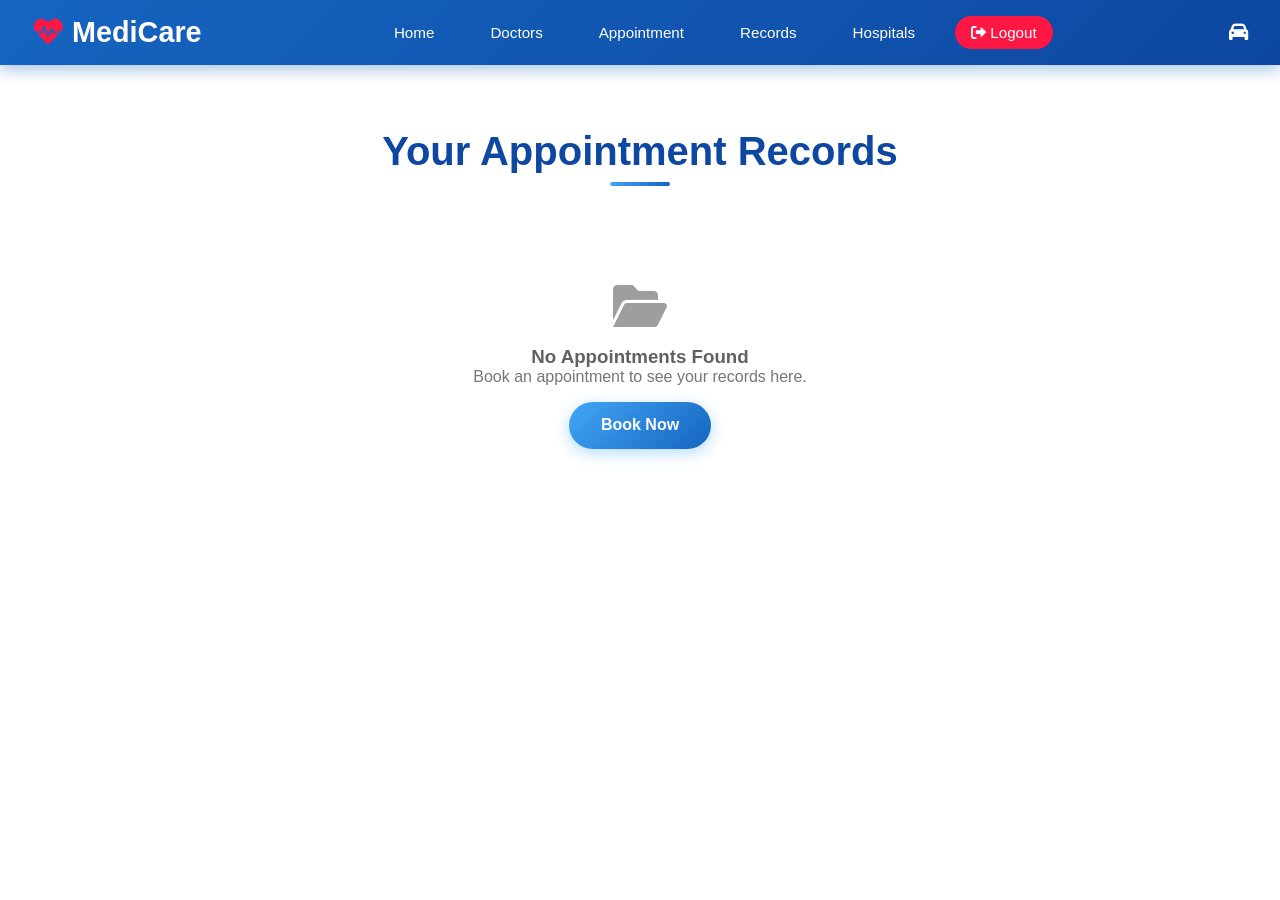
<file: records.html>
<!DOCTYPE html>
<html lang="en">
<head>
    <meta charset="UTF-8" />
    <meta name="viewport" content="width=device-width, initial-scale=1.0" />
    <title>Health Records - MediCare</title>

    <!-- Font Awesome Icons -->
    <link rel="stylesheet" href="https://cdnjs.cloudflare.com/ajax/libs/font-awesome/6.0.0-beta3/css/all.min.css" />

    <!-- CSS Path -->
    <link rel="stylesheet" href="css/style.css" />
</head>
<body class="home-page">

    <header>
        <div class="logo">
            <i class="fas fa-heartbeat"></i> MediCare
        </div>
        <nav>
            <a href="home.html">Home</a>
            <a href="doctor.html">Doctors</a>
            <a href="appointment.html">Appointment</a>
            <a href="records.html">Records</a>
            <a href="hospitals.html">Hospitals</a>
            <a href="index.html" class="logout-btn"><i class="fas fa-sign-out-alt"></i> Logout</a>
        </nav>
        <div class="nav-icons">
           
            </a>
            <a href="ambulance.html">
                <i class="fas fa-car" title="Ambulance"></i>
            </a>
        </div>
    </header>

    <section class="features-section">
        <h2 class="section-title">Your Appointment Records</h2>

        <div id="recordsContainer" class="features-grid">
            <!-- Dynamic Records Inserted Here -->
        </div>
    </section>


    <!-- Records Rendering Script -->
    <script>
        document.addEventListener("DOMContentLoaded", function () {
            const container = document.getElementById("recordsContainer");
            const records = JSON.parse(localStorage.getItem("medicareRecords")) || [];

            if (records.length === 0) {
                container.innerHTML = `
                    <div style="grid-column: 1/-1; text-align: center; padding: 3rem; background: #fff; border-radius: 16px;">
                        <i class="fas fa-folder-open" style="font-size: 3rem; color: #9e9e9e; margin-bottom: 1rem;"></i>
                        <h3 style="color: #616161;">No Appointments Found</h3>
                        <p style="color: #757575;">Book an appointment to see your records here.</p>
                        <a href="file:///D:/helatcare-project/frontend/boking%20from.html" class="btn" style="margin-top: 1rem; display: inline-block;">Book Now</a>
                    </div>
                `;
                return;
            }

            container.innerHTML = "";
            records.reverse().forEach((item, index) => {
                container.innerHTML += `
                    <div class="feature-card" style="text-align: left;">
                        <i class="fas fa-file-medical" style="display:block; text-align:center;"></i>
                        <h3 style="text-align:center; color: #0d47a1;">${item.doctor}</h3>
                        <p><b>Patient:</b> ${item.fullName}</p>
                        <p><b>Hospital:</b> ${item.hospital}</p>
                        <p><b>Location:</b> ${item.location}</p>
                        <p><b>Date & Time:</b> ${item.date} (${item.time})</p>
                        <p><b>Status:</b> <span style="color: #f39c12; font-weight: bold;">${item.status}</span></p>
                    </div>
                `;
            });
        });
    </script>
</body>
</html>
</file>
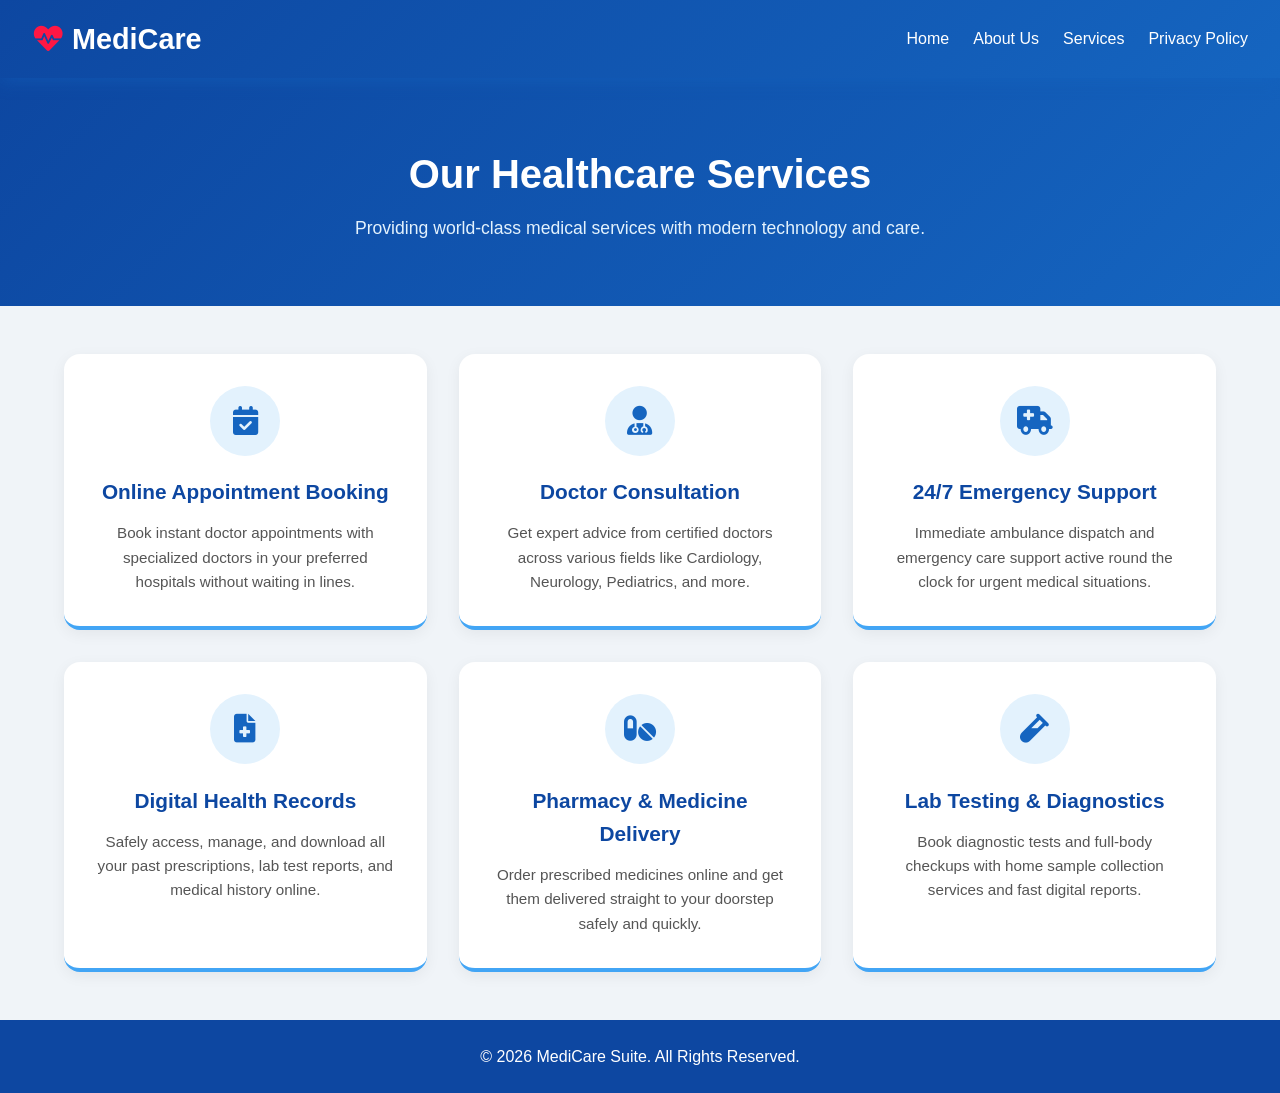
<file: services.html>
<!DOCTYPE html>
<html lang="en">
<head>
    <meta charset="UTF-8" />
    <meta name="viewport" content="width=device-width, initial-scale=1.0" />
    <title>Our Services - MediCare</title>
    <!-- Font Awesome -->
    <link rel="stylesheet" href="https://cdnjs.cloudflare.com/ajax/libs/font-awesome/6.0.0-beta3/css/all.min.css" />
    <style>
        * { margin: 0; padding: 0; box-sizing: border-box; }
        body { font-family: 'Segoe UI', Tahoma, Geneva, Verdana, sans-serif; background: #f0f4f8; color: #0d47a1; line-height: 1.6; }

        /* HEADER */
        header {
            background: linear-gradient(135deg, #0d47a1 0%, #1565c0 100%);
            color: #fff; padding: 1rem 2rem; display: flex;
            justify-content: space-between; align-items: center;
            position: sticky; top: 0; z-index: 100; box-shadow: 0 4px 15px rgba(21, 101, 192, 0.4);
        }
        .logo { font-size: 1.8rem; font-weight: 700; color: #fff; text-decoration: none; display: flex; align-items: center; gap: 0.5rem; }
        .logo i { color: #ff1744; }
        nav ul { display: flex; list-style: none; gap: 1.5rem; }
        nav a { color: #fff; text-decoration: none; font-weight: 500; }
        nav a:hover { color: #81d4fa; }
        .logo i {
    color: #ff1744;
    display: inline-block; /* Animation ke liye zaruri hai */
    animation: heartbeat 1.5s ease-in-out infinite;
}

@keyframes heartbeat {
    0% { transform: scale(1); }
    14% { transform: scale(1.3); }
    28% { transform: scale(1); }
    42% { transform: scale(1.3); }
    56% { transform: scale(1); }
    100% { transform: scale(1); }
}

        /* HERO */
        .hero {
            background: linear-gradient(135deg, #0d47a1 0%, #1565c0 100%);
            color: #fff; text-align: center; padding: 4rem 1rem;
        }
        .hero h1 { font-size: 2.5rem; margin-bottom: 0.5rem; }
        .hero p { color: #e3f2fd; font-size: 1.1rem; }

        /* SERVICES GRID */
        .container { max-width: 1200px; margin: 3rem auto; padding: 0 1.5rem; }
        .services-grid {
            display: grid; grid-template-columns: repeat(auto-fit, minmax(280px, 1fr)); gap: 2rem;
        }
        .service-card {
            background: #fff; padding: 2rem; border-radius: 16px;
            box-shadow: 0 4px 15px rgba(0,0,0,0.06); text-align: center;
            transition: all 0.3s ease; border-bottom: 4px solid #42a5f5;
        }
        .service-card:hover { transform: translateY(-8px); box-shadow: 0 8px 25px rgba(66, 165, 245, 0.2); }
        .service-icon {
            width: 70px; height: 70px; background: #e3f2fd; color: #1565c0;
            border-radius: 50%; display: flex; align-items: center; justify-content: center;
            font-size: 1.8rem; margin: 0 auto 1.2rem;
        }
        .service-card h3 { font-size: 1.3rem; margin-bottom: 0.8rem; color: #0d47a1; }
        .service-card p { color: #555; font-size: 0.95rem; }

        /* FOOTER */
        footer { background: #0d47a1; color: #fff; text-align: center; padding: 1.5rem; margin-top: 3rem; }

        @media (max-width: 768px) {
            header { flex-direction: column; gap: 1rem; }
        }
    </style>
</head>
<body>

    <header>
        <a href="home.html" class="logo"><i class="fas fa-heartbeat"></i> MediCare</a>
         <nav>
            <ul>
                <a href="home.html">Home</a>
            <a href="about us.html">About Us</a>
            <a href="services.html">Services</a>
            <a href="privacy.html" class="active">Privacy Policy</a>
            </ul>
        </nav>
    </header>

    <section class="hero">
        <h1>Our Healthcare Services</h1>
        <p>Providing world-class medical services with modern technology and care.</p>
    </section>

    <div class="container">
        <div class="services-grid">
            <div class="service-card">
                <div class="service-icon"><i class="fas fa-calendar-check"></i></div>
                <h3>Online Appointment Booking</h3>
                <p>Book instant doctor appointments with specialized doctors in your preferred hospitals without waiting in lines.</p>
            </div>
            <div class="service-card">
                <div class="service-icon"><i class="fas fa-user-md"></i></div>
                <h3>Doctor Consultation</h3>
                <p>Get expert advice from certified doctors across various fields like Cardiology, Neurology, Pediatrics, and more.</p>
            </div>
            <div class="service-card">
                <div class="service-icon"><i class="fas fa-ambulance"></i></div>
                <h3>24/7 Emergency Support</h3>
                <p>Immediate ambulance dispatch and emergency care support active round the clock for urgent medical situations.</p>
            </div>
            <div class="service-card">
                <div class="service-icon"><i class="fas fa-file-medical"></i></div>
                <h3>Digital Health Records</h3>
                <p>Safely access, manage, and download all your past prescriptions, lab test reports, and medical history online.</p>
            </div>
            <div class="service-card">
                <div class="service-icon"><i class="fas fa-pills"></i></div>
                <h3>Pharmacy & Medicine Delivery</h3>
                <p>Order prescribed medicines online and get them delivered straight to your doorstep safely and quickly.</p>
            </div>
            <div class="service-card">
                <div class="service-icon"><i class="fas fa-vial"></i></div>
                <h3>Lab Testing & Diagnostics</h3>
                <p>Book diagnostic tests and full-body checkups with home sample collection services and fast digital reports.</p>
            </div>
        </div>
    </div>

    <footer>
        <p>&copy; 2026 MediCare Suite. All Rights Reserved.</p>
    </footer>

</body>
</html>
</file>
<file: css/style.css>
/* ========== CSS RESET & BASE ========== */
* {
    margin: 0;
    padding: 0;
    box-sizing: border-box;
}

body {
    font-family: 'Segoe UI', Tahoma, Geneva, Verdana, sans-serif;
    color: #0d47a1;
    min-height: 100vh;
    transition: background-color 0.4s ease;
}

a {
    text-decoration: none;
    color: inherit;
}

/* Home Page & General Background */
body.home-page {
    background: url("https://static.vecteezy.com/system/resources/thumbnails/023/639/130/small/molecular-structure-with-hospital-cross-for-medical-chemistry-and-science-concept-background-illustration-vector.jpg") no-repeat center center fixed;
    background-size: cover;
}

/* Login Page Initial Background */
body.login-page-body {
    display: flex;
    justify-content: center;
    align-items: center;
    background-color: #121212;
}

/* Light ON Background Effect */
body.login-page-body.light-on {
    background-color: #162521 !important;
}

/* ========== HEADER & NAV ========== */
header {
    background: linear-gradient(135deg, #1565c0 0%, #0d47a1 100%);
    color: #fff;
    padding: 1rem 2rem;
    display: flex;
    justify-content: space-between;
    align-items: center;
    flex-wrap: wrap;
    box-shadow: 0 4px 15px rgba(21, 101, 192, 0.4);
    position: sticky;
    top: 0;
    z-index: 100;
}

.logo {
    font-size: 1.8rem;
    font-weight: 700;
    display: flex;
    align-items: center;
    gap: 0.5rem;
}

.logo i {
    color: #ff1744;
    animation: heartbeat 1.5s ease-in-out infinite;
}

@keyframes heartbeat {
    0% { transform: scale(1); }
    14% { transform: scale(1.3); }
    28% { transform: scale(1); }
    42% { transform: scale(1.3); }
    56% { transform: scale(1); }
    100% { transform: scale(1); }
}

nav {
    display: flex;
    gap: 1.5rem;
    flex-wrap: wrap;
    align-items: center;
}

nav a {
    padding: 0.5rem 1rem;
    border-radius: 30px;
    transition: all 0.3s;
    font-weight: 500;
    font-size: 0.95rem;
    cursor: pointer;
}

nav a:hover,
nav a.active {
    background: rgba(129, 212, 250, 0.3);
    transform: translateY(-2px);
    box-shadow: 0 4px 12px rgba(129, 212, 250, 0.2);
}

.logout-btn {
    background: #ff1744;
    color: white !important;
}

.logout-btn:hover {
    background: #d50000 !important;
}

.nav-icons {
    display: flex;
    gap: 1.2rem;
    align-items: center;
}

.nav-icons i {
    font-size: 1.2rem;
    cursor: pointer;
    transition: all 0.3s;
}

.nav-icons i:hover {
    color: #81d4fa;
    transform: scale(1.2);
}

.profile-img {
    width: 25px;
    height: 25px;
    border-radius: 50%;
    object-fit: cover;
    cursor: pointer;
}

/* ========== HERO SECTION ========== */
.hero {
    background: linear-gradient(135deg, #e3f2fd 0%, #b3e5fc 100%);
    padding: 5rem 2rem;
    text-align: center;
    border-bottom: 5px solid #42a5f5;
    min-height: 80vh;
    display: flex;
    flex-direction: column;
    justify-content: center;
    align-items: center;
}

.hero h1 {
    font-size: 3.5rem;
    margin-bottom: 1rem;
    color: #0d47a1;
    text-shadow: 2px 2px 4px rgba(13, 71, 161, 0.1);
}

.hero h1 i {
    color: #ff1744;
    animation: heartbeat 1.5s ease-in-out infinite;
}

.hero p {
    font-size: 1.4rem;
    color: #1565c0;
    max-width: 700px;
    margin: 0 auto 2rem;
    line-height: 1.8;
}

/* ========== ENHANCED BUTTON ANIMATION ========== */
.btn {
    background: linear-gradient(135deg, #42a5f5 0%, #1565c0 100%);
    color: #fff;
    padding: 0.9rem 2rem;
    border-radius: 50px;
    font-weight: 600;
    border: none;
    font-size: 1rem;
    cursor: pointer;
    display: inline-block;
    position: relative;
    overflow: hidden;
    z-index: 1;
    transition: all 0.4s cubic-bezier(0.175, 0.885, 0.32, 1.275);
    box-shadow: 0 4px 15px rgba(66, 165, 245, 0.4);
}

/* Hover Effect: Scale Up & Lift */
.btn:hover {
    transform: translateY(-5px) scale(1.03);
    box-shadow: 0 10px 25px rgba(21, 101, 192, 0.5);
    color: #ffffff;
}

/* Shine / Light Sweep Effect */
.btn::before {
    content: '';
    position: absolute;
    top: 0;
    left: -100%;
    width: 100%;
    height: 100%;
    background: linear-gradient(
        120deg,
        transparent,
        rgba(255, 255, 255, 0.4),
        transparent
    );
    transition: all 0.6s ease-in-out;
    z-index: 2;
}

.btn:hover::before {
    left: 100%;
}

/* Click Active Pulse Effect */
.btn:active {
    transform: translateY(-1px) scale(0.98);
    box-shadow: 0 2px 10px rgba(21, 101, 192, 0.4);
}

/* ========== FEATURES & STATS ========== */
.features-section {
    padding: 4rem 2rem;
    max-width: 1300px;
    margin: 0 auto;
}

.section-title {
    text-align: center;
    font-size: 2.5rem;
    margin-bottom: 3rem;
    color: #0d47a1;
    position: relative;
}

.section-title::after {
    content: '';
    display: block;
    width: 60px;
    height: 4px;
    background: linear-gradient(90deg, #42a5f5, #1565c0);
    margin: 0.5rem auto;
    border-radius: 4px;
}

.features-grid {
    display: grid;
    grid-template-columns: repeat(auto-fit, minmax(280px, 1fr));
    gap: 2rem;
}

.feature-card {
    background: linear-gradient(135deg, #ffffff 0%, #e3f2fd 100%);
    border-radius: 16px;
    padding: 2rem;
    box-shadow: 0 8px 25px rgba(66, 165, 245, 0.15);
    text-align: center;
    transition: all 0.3s;
    border-top: 5px solid #42a5f5;
}

.feature-card:hover {
    transform: translateY(-10px);
    box-shadow: 0 20px 40px rgba(66, 165, 245, 0.25);
    border-top-color: #0d47a1;
}

.feature-card i {
    font-size: 3rem;
    color: #1565c0;
    margin-bottom: 1rem;
}

.feature-card h3 {
    font-size: 1.3rem;
    margin-bottom: 0.5rem;
    color: #0d47a1;
}

.feature-card p {
    color: #1565c0;
    font-size: 0.95rem;
}

/* Doctor Profile Images inside cards */
.doctor-img {
    width: 120px;
    height: 120px;
    object-fit: cover;
    border-radius: 50%;
    margin: 0 auto 15px auto;
    display: block;
    border: 3px solid #42a5f5;
}

.stats-section {
    background: linear-gradient(135deg, #0d47a1 0%, #1565c0 100%);
    padding: 4rem 2rem;
    margin: 2rem 0;
}

.stats-grid {
    max-width: 1300px;
    margin: 0 auto;
    display: grid;
    grid-template-columns: repeat(auto-fit, minmax(200px, 1fr));
    gap: 2rem;
    text-align: center;
}

.stat-item {
    color: #fff;
}

.stat-item h3 {
    font-size: 3rem;
    font-weight: 700;
    margin-bottom: 0.3rem;
}

/* ========== FOOTER ========== */
footer {
    background: linear-gradient(135deg, #0d47a1 0%, #0a2d6b 100%);
    color: #bbdefb;
    text-align: center;
    padding: 2rem;
    margin-top: 2rem;
    border-top: 3px solid #42a5f5;
}

.footer-links {
    display: flex;
    justify-content: center;
    gap: 2rem;
    flex-wrap: wrap;
    margin: 1rem 0;
}

/* ========== LOGIN & GREEN LAMP GLOW STYLES ========== */
.login-wrapper {
    display: flex;
    align-items: center;
    gap: 2.5rem;
    position: relative;
    flex-wrap: wrap;
    justify-content: center;
    padding: 20px;
}

.lamp-container {
    position: relative;
    display: flex;
    justify-content: center;
    align-items: center;
}

.lamp-svg {
    z-index: 2;
    overflow: visible;
    cursor: pointer;
}

.pull-cord {
    cursor: pointer;
}

.pull-cord:hover #cordBall {
    fill: #ff4757;
}

/* Green Glow Element */
.lamp-glow {
    position: absolute;
    top: 70px;
    left: 50%;
    transform: translateX(-50%);
    width: 0px;
    height: 0px;
    background: radial-gradient(circle, rgba(46, 204, 113, 0.65) 0%, rgba(46, 204, 113, 0.15) 50%, rgba(0,0,0,0) 75%);
    border-radius: 50%;
    transition: width 0.4s ease, height 0.4s ease, opacity 0.4s ease;
    opacity: 0;
    pointer-events: none;
    z-index: 1;
}

body.login-page-body.light-on .lamp-glow {
    width: 450px;
    height: 450px;
    opacity: 1;
}

.login-card {
    background: #1e1e1e;
    padding: 2.2rem 2rem;
    border-radius: 16px;
    width: 340px;
    box-shadow: 0 10px 30px rgba(0,0,0,0.5);
    border: 1px solid #2d2d2d;
    transition: all 0.4s ease;
    z-index: 2;
}

body.login-page-body.light-on .login-card {
    background: #1e2d27;
    border-color: #2ecc71;
    box-shadow: 0 0 25px rgba(46, 204, 113, 0.3);
}

.login-card h2 {
    color: #ffffff;
    margin-bottom: 1.5rem;
    font-size: 1.6rem;
    text-align: center;
}

.input-field {
    margin-bottom: 1.2rem;
}

.input-field label {
    display: block;
    color: #a4b0be;
    font-size: 0.85rem;
    margin-bottom: 0.4rem;
}

.input-field input {
    width: 100%;
    padding: 10px 12px;
    border-radius: 8px;
    border: 1px solid #333;
    background: #2b2b2b;
    color: #fff;
    outline: none;
    transition: border 0.3s;
}

.input-field input:focus {
    border-color: #2ecc71;
}

.role-selector {
    display: flex;
    justify-content: space-around;
    color: #ccc;
    font-size: 0.85rem;
    margin-bottom: 1.2rem;
    background: rgba(255, 255, 255, 0.05);
    padding: 8px;
    border-radius: 6px;
}

.role-selector label {
    cursor: pointer;
}

.login-btn {
    width: 100%;
    padding: 12px;
    border: none;
    border-radius: 8px;
    background: #e74c3c;
    color: white;
    font-weight: bold;
    font-size: 1rem;
    cursor: pointer;
    transition: transform 0.1s, background 0.3s;
}

body.login-page-body.light-on .login-btn {
    background: #2ecc71;
}

.error-msg {
    color: #ff4757;
    font-size: 0.85rem;
    margin-bottom: 0.8rem;
    min-height: 18px;
    text-align: center;
}

.form-footer {
    margin-top: 1.2rem;
    text-align: center;
}

.forgot-link {
    color: #888;
    font-size: 0.8rem;
}

.forgot-link:hover {
    color: #2ecc71;
}

/* RESPONSIVE */
@media (max-width: 768px) {
    header { flex-direction: column; gap: 0.5rem; text-align: center; padding: 1rem; }
    nav { justify-content: center; gap: 0.5rem; }
    .hero { padding: 3rem 1rem; min-height: 60vh; }
    .hero h1 { font-size: 2.2rem; }
    .stats-grid { grid-template-columns: repeat(2, 1fr); }
}
</file>
